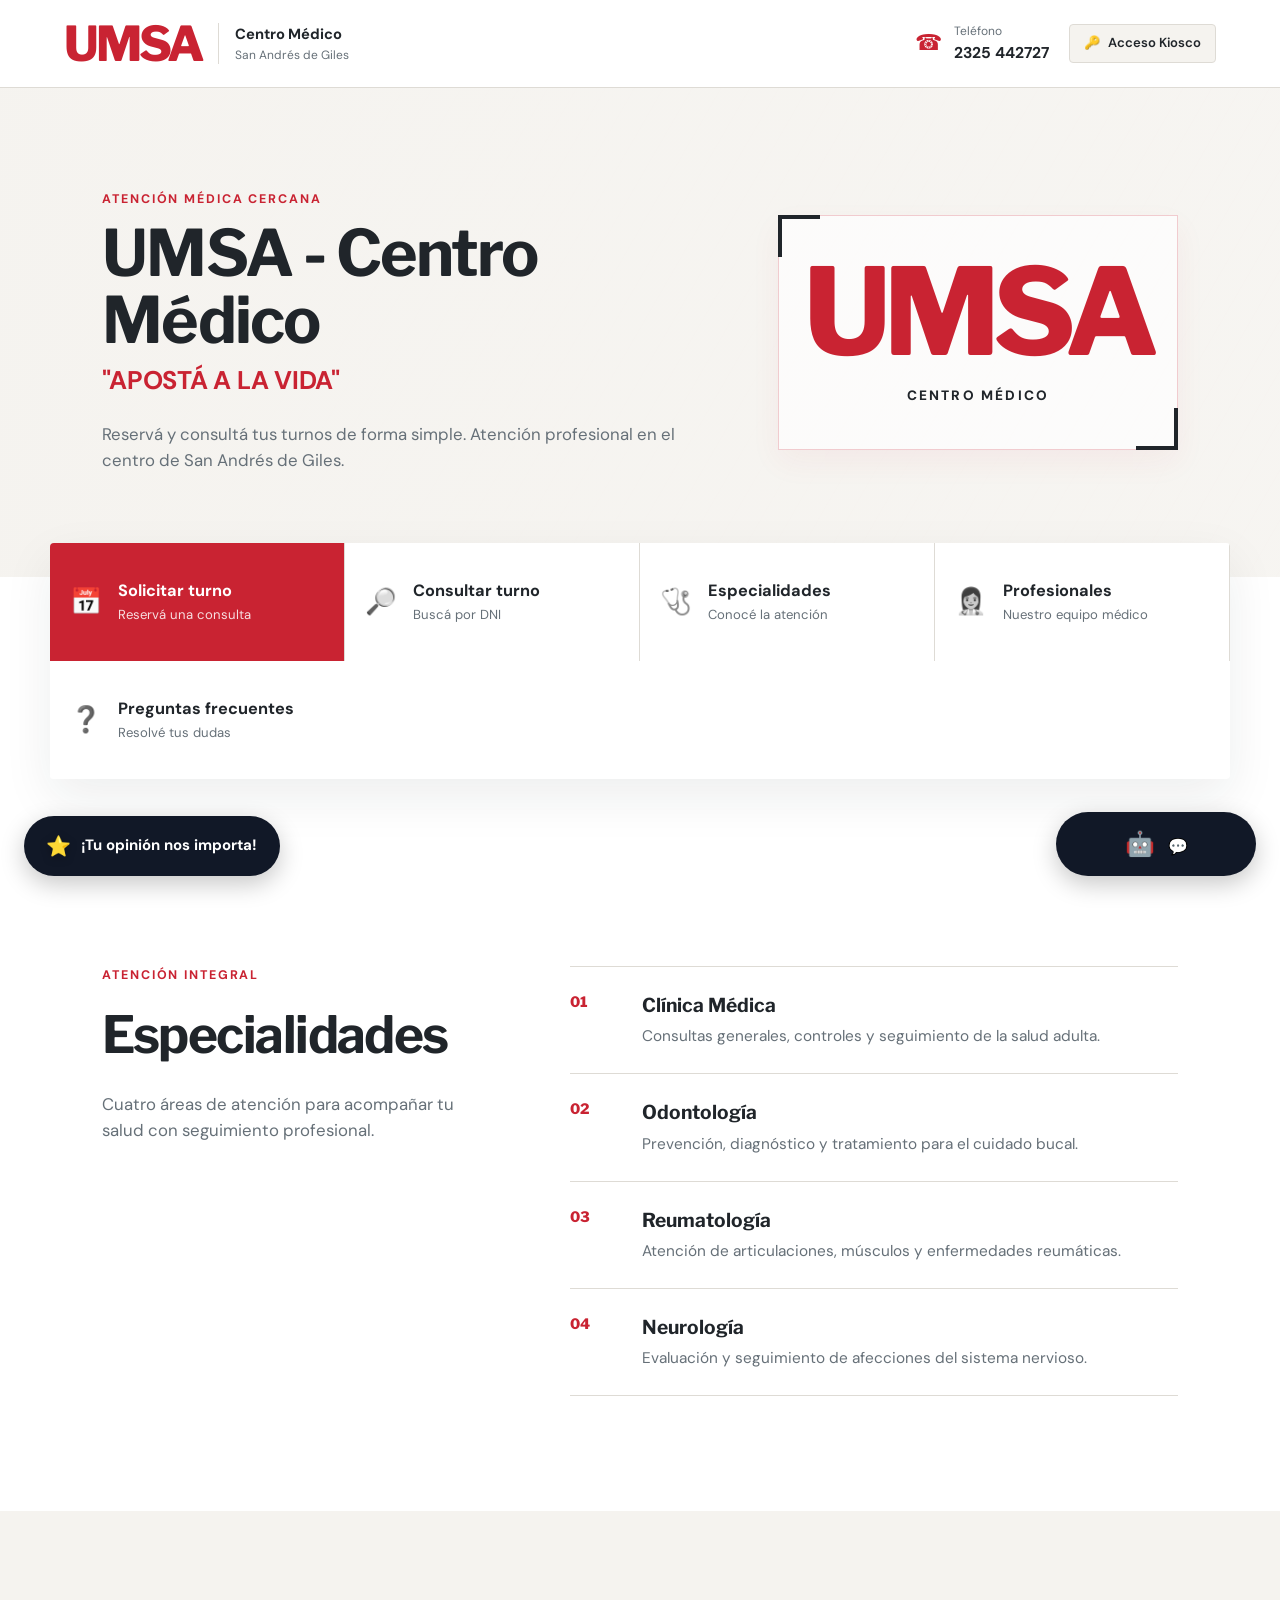
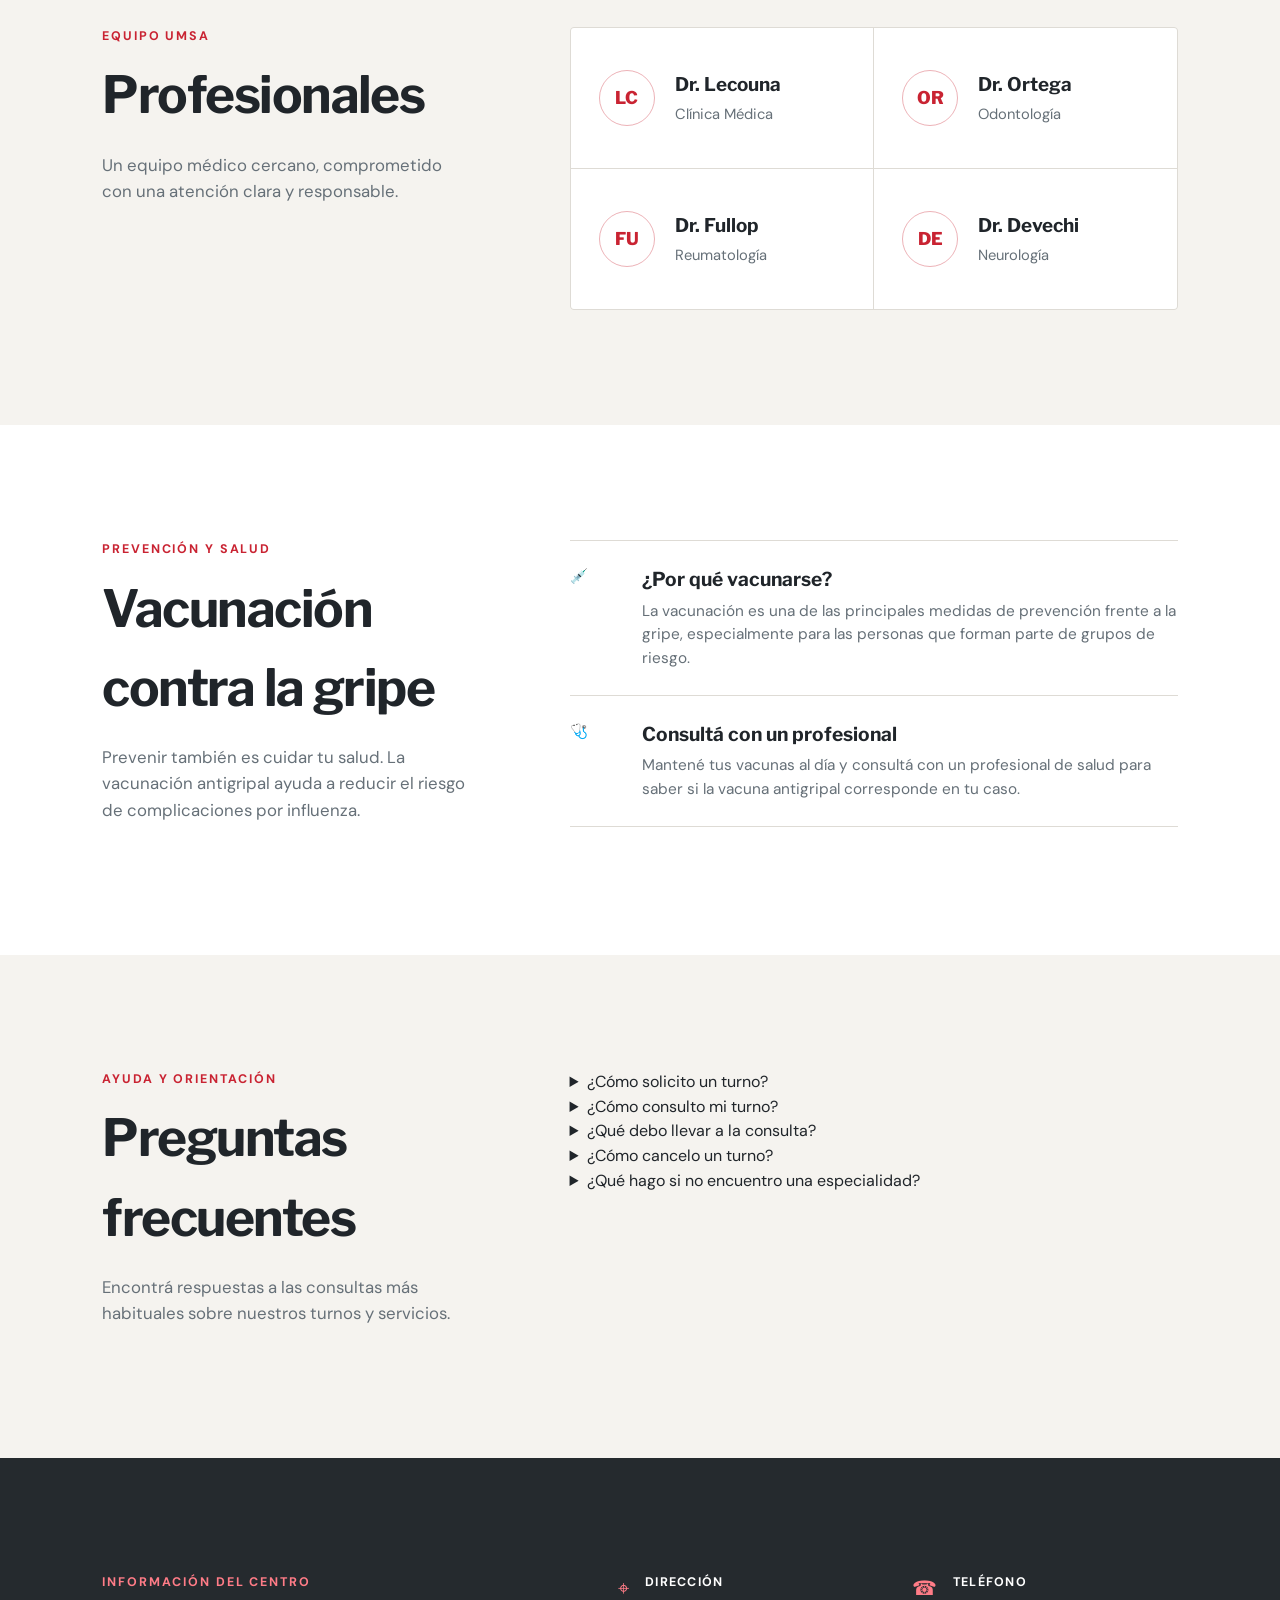
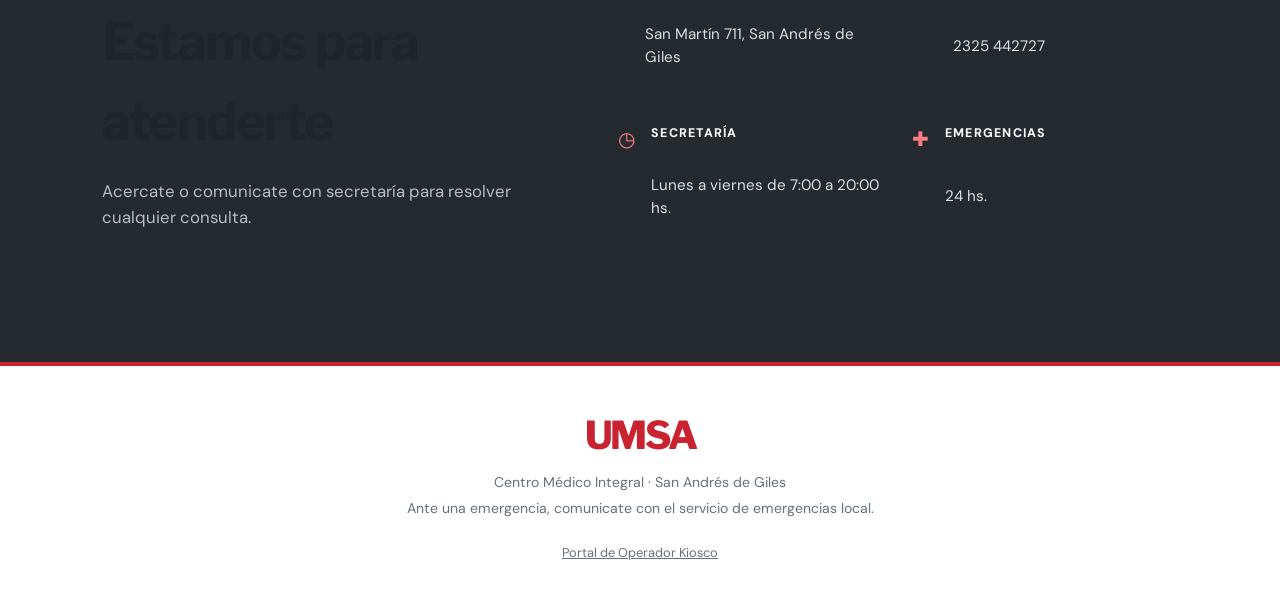
<file: index.html>
<!doctype html>
<html lang="es">
  <head>
    <meta charset="UTF-8" />
    <meta name="viewport" content="width=device-width, initial-scale=1.0" />
    <meta
      name="description"
      content="UMSA Centro Médico - Apostá a la vida. San Andrés de Giles. Solicitud y consulta de turnos médicos."
    />
    <title>UMSA - Centro Médico | Apostá a la vida</title>
    <link rel="icon" type="image/svg+xml" href="assets/favicon.svg" />
    <link rel="preconnect" href="https://fonts.googleapis.com" />
    <link rel="preconnect" href="https://fonts.gstatic.com" crossorigin />
    <link
      href="https://fonts.googleapis.com/css2?family=DM+Sans:wght@400;500;600;700&family=Libre+Franklin:wght@700;800;900&display=swap"
      rel="stylesheet"
    />
    <link rel="stylesheet" href="styles.css" />
    <link rel="stylesheet" href="opiniones.css" />
    <script src="app.js" defer></script>
    <script src="opiniones.js" defer></script>
  </head>
  <body>
    <a class="skip-link" href="#contenido">Ir al contenido</a>

    <header class="site-header">
      <a class="brand" href="#inicio" aria-label="UMSA, ir al inicio">
        <span class="brand-mark" aria-hidden="true">UMSA</span>
        <span class="brand-copy">
          <strong>Centro Médico</strong>
          <small>San Andrés de Giles</small>
        </span>
      </a>
      <div class="header-right">
        <a class="header-phone" href="tel:+542325442727" aria-label="Llamar al teléfono 2325 442727">
          <span aria-hidden="true">☎</span>
          <span><small>Teléfono</small><strong>2325 442727</strong></span>
        </a>
        <button type="button" class="kiosk-nav-btn" id="btn-kiosk-trigger" onclick="window.location.href='kiosco.html'" aria-label="Acceso Kiosco de atención">
          <span aria-hidden="true">🔑</span>
          <span>Acceso Kiosco</span>
        </button>
      </div>
    </header>

    <main id="contenido">
      <!-- HERO PRINCIPAL -->
      <section class="hero" id="inicio">
        <div class="hero-copy">
          <p class="eyebrow">ATENCIÓN MÉDICA CERCANA</p>
          <h1>UMSA - Centro Médico</h1>
          <p class="hero-subtitle">"APOSTÁ A LA VIDA"</p>
          <p class="hero-description">
            Reservá y consultá tus turnos de forma simple. Atención profesional en el centro de San Andrés de Giles.
          </p>
        </div>
        <div class="hero-logo" aria-label="Logo UMSA Centro Médico">
          <span>UMSA</span>
          <small>CENTRO MÉDICO</small>
        </div>
      </section>

      <!-- MENÚ DE ACCIONES PRINCIPALES -->
      <nav class="action-grid" aria-label="Acciones principales">
        <button class="action-button action-primary" type="button" data-panel="turno-panel">
          <span class="action-icon" aria-hidden="true">📅</span>
          <span><strong>Solicitar turno</strong><small>Reservá una consulta</small></span>
        </button>
        <button class="action-button" type="button" data-panel="consulta-panel">
          <span class="action-icon" aria-hidden="true">🔎</span>
          <span><strong>Consultar turno</strong><small>Buscá por DNI</small></span>
        </button>
        <button class="action-button" type="button" data-scroll="especialidades">
          <span class="action-icon" aria-hidden="true">🩺</span>
          <span><strong>Especialidades</strong><small>Conocé la atención</small></span>
        </button>
        <button class="action-button" type="button" data-scroll="profesionales">
          <span class="action-icon" aria-hidden="true">👩‍⚕️</span>
          <span><strong>Profesionales</strong><small>Nuestro equipo médico</small></span>
        </button>
        <button class="action-button" type="button" data-scroll="faq">
          <span class="action-icon" aria-hidden="true">❓</span>
          <span><strong>Preguntas frecuentes</strong><small>Resolvé tus dudas</small></span>
        </button>
      </nav>

      <!-- ÁREA INTERACTIVA (PANELES DINÁMICOS) -->
      <section class="interactive-area" aria-live="polite">
        <!-- PANEL DE SOLICITUD DE TURNO -->
        <div class="panel" id="turno-panel" hidden>
          <div class="panel-heading">
            <div>
              <p class="eyebrow">RESERVA ONLINE</p>
              <h2>Solicitar turno</h2>
            </div>
            <button class="close-panel" type="button" aria-label="Cerrar formulario" data-close-panel>×</button>
          </div>

          <form id="turno-form" novalidate>
            <div class="form-grid">
              <label class="field field-wide" for="turno-nombre">
                <span>Nombre y apellido</span>
                <input
                  type="text"
                  name="nombre"
                  id="turno-nombre"
                  autocomplete="name"
                  required
                  minlength="3"
                  placeholder="Ej.: Ana García"
                />
              </label>
              <label class="field" for="turno-dni">
                <span>DNI</span>
                <input
                  type="text"
                  name="dni"
                  id="turno-dni"
                  inputmode="numeric"
                  autocomplete="off"
                  required
                  pattern="[0-9]{7,8}"
                  placeholder="Sin puntos"
                />
              </label>
              <label class="field" for="turno-telefono">
                <span>Teléfono</span>
                <input
                  type="tel"
                  name="telefono"
                  id="turno-telefono"
                  autocomplete="tel"
                  required
                  placeholder="Ej.: 2325 400000"
                />
              </label>
              <label class="field" for="especialidad">
                <span>Especialidad</span>
                <select name="especialidad" id="especialidad" required>
                  <option value="">Seleccionar</option>
                  <option value="Clínica Médica">Clínica Médica</option>
                  <option value="Odontología">Odontología</option>
                  <option value="Reumatología">Reumatología</option>
                  <option value="Neurología">Neurología</option>
                </select>
              </label>
              <label class="field" for="profesional">
                <span>Profesional</span>
                <input
                  type="text"
                  name="profesional"
                  id="profesional"
                  required
                  readonly
                  placeholder="Se completa automáticamente"
                />
              </label>
              <label class="field" for="fecha">
                <span>Fecha</span>
                <input type="date" name="fecha" id="fecha" required />
              </label>
              <label class="field" for="hora">
                <span>Horario</span>
                <select name="hora" id="hora" required>
                  <option value="">Seleccionar</option>
                  <option value="08:00">08:00</option>
                  <option value="09:00">09:00</option>
                  <option value="10:00">10:00</option>
                  <option value="11:00">11:00</option>
                  <option value="14:00">14:00</option>
                  <option value="15:00">15:00</option>
                  <option value="16:00">16:00</option>
                  <option value="17:00">17:00</option>
                  <option value="18:00">18:00</option>
                  <option value="19:00">19:00</option>
                </select>
              </label>
            </div>
            <p class="form-note">Todos los campos son obligatorios.</p>
            <div id="turno-error" class="form-message error-message" role="alert" hidden></div>
            <button class="submit-button" type="submit" id="btn-confirmar-turno">CONFIRMAR TURNO</button>
          </form>
        </div>

        <!-- PANEL DE CONSULTA DE TURNO -->
        <div class="panel" id="consulta-panel" hidden>
          <div class="panel-heading">
            <div>
              <p class="eyebrow">ESTADO DEL TURNO</p>
              <h2>Consultar turno</h2>
            </div>
            <button class="close-panel" type="button" aria-label="Cerrar consulta" data-close-panel>×</button>
          </div>
          <form id="consulta-form" class="search-form" novalidate>
            <label class="field" for="consulta-dni">
              <span>DNI del paciente</span>
              <input
                type="text"
                name="dni"
                id="consulta-dni"
                inputmode="numeric"
                required
                pattern="[0-9]{7,8}"
                placeholder="Ingresá el DNI sin puntos"
              />
            </label>
            <button class="submit-button" type="submit" id="btn-buscar-turno">BUSCAR TURNO</button>
          </form>
          <div id="consulta-error" class="form-message error-message" role="alert" hidden></div>
          <div id="consulta-resultado" class="result-area" aria-live="polite"></div>
        </div>

        <!-- CONFIRMACIÓN DE TURNO -->
        <div id="confirmacion" class="confirmation" hidden tabindex="-1">
          <div class="confirmation-icon" aria-hidden="true">✓</div>
          <div>
            <p class="eyebrow">ESTADO DEL TURNO</p>
            <h2>Turno solicitado correctamente</h2>
            <p>Recibimos la solicitud. La secretaría podrá comunicarse para validar la disponibilidad.</p>
            <dl id="confirmacion-detalle" class="appointment-detail"></dl>
            <button class="text-button" type="button" data-new-appointment>Solicitar otro turno</button>
          </div>
        </div>

        <!-- MODAL DE INICIO DE SESIÓN KIOSCO -->
        <div class="panel" id="kiosk-login-panel" hidden>
          <div class="panel-heading">
            <div>
              <p class="eyebrow">AUTENTICACIÓN DE OPERADOR</p>
              <h2>Acceso Kiosco</h2>
            </div>
            <button class="close-panel" type="button" aria-label="Cerrar login" data-close-panel>×</button>
          </div>
          <p class="panel-description">
            Ingresá las credenciales asignadas para acceder al panel protegido de recepción de pacientes.
          </p>
          <form id="kiosk-login-form" class="kiosk-login-form" novalidate>
            <label class="field" for="kiosk-email">
              <span>Correo electrónico</span>
              <input
                type="email"
                name="email"
                id="kiosk-email"
                autocomplete="username"
                required
                placeholder="usuario@umsa.com"
              />
            </label>
            <label class="field" for="kiosk-password">
              <span>Contraseña</span>
              <input
                type="password"
                name="password"
                id="kiosk-password"
                autocomplete="current-password"
                required
                placeholder="••••••••"
              />
            </label>
            <div id="kiosk-login-error" class="form-message error-message" role="alert" hidden></div>
            <button class="submit-button" type="submit" id="btn-login-submit">INICIAR SESIÓN</button>
          </form>
        </div>

        <!-- PANEL PRIVADO DE KIOSCO (PROTEGIDO) -->
        <div class="panel kiosk-private-panel" id="kiosk-private-panel" hidden>
          <div class="kiosk-header-bar">
            <div class="kiosk-user-info">
              <span class="kiosk-user-icon" aria-hidden="true">👤</span>
              <div>
                <strong id="kiosk-user-email">operador@kiosco</strong>
                <span class="badge-role">ROL: KIOSCO</span>
              </div>
            </div>
            <div class="kiosk-actions-bar">
              <button class="logout-button" type="button" id="btn-kiosk-logout">Cerrar sesión</button>
              <button class="close-panel" type="button" aria-label="Ocultar panel" data-close-panel>×</button>
            </div>
          </div>

          <div class="kiosk-body">
            <div class="kiosk-section-heading">
              <p class="eyebrow">TERMINAL DE ATENCIÓN</p>
              <h2>Panel Privado Kiosco</h2>
              <p class="hero-description">
                Validación de recepción de pacientes y actualización de estado en tiempo real.
              </p>
            </div>

            <div class="kiosk-grid">
              <!-- Herramienta 1: Búsqueda y Validación rápida de paciente en sala -->
              <div class="kiosk-card">
                <h3>🔎 Búsqueda y Registro en Sala</h3>
                <p>Ingresá el DNI del paciente para consultar su turno y registrar su llegada.</p>
                <form id="kiosk-lookup-form" class="kiosk-quick-form" novalidate>
                  <div class="kiosk-inline-input">
                    <input
                      type="text"
                      name="dni"
                      id="kiosk-search-dni"
                      inputmode="numeric"
                      required
                      pattern="[0-9]{7,8}"
                      placeholder="DNI del paciente (sin puntos)"
                    />
                    <button class="submit-button" type="submit" id="btn-kiosk-search">Consultar</button>
                  </div>
                </form>
                <div id="kiosk-search-error" class="form-message error-message" role="alert" hidden></div>
                <div id="kiosk-search-result" class="kiosk-search-result" aria-live="polite"></div>
              </div>

              <!-- Herramienta 2: Crear nuevo turno inmediato en modo Kiosco -->
              <div class="kiosk-card">
                <h3>📅 Asignar Turno Inmediato</h3>
                <p>Asigná un turno para un paciente que se presenta presencialmente en el centro.</p>
                <button class="action-button action-primary kiosk-open-turno-btn" type="button" id="btn-kiosk-crear-turno">
                  <span class="action-icon" aria-hidden="true">➕</span>
                  <span><strong>Nuevo Turno Kiosco</strong><small>Abrir formulario de turno</small></span>
                </button>
              </div>
            </div>
          </div>
        </div>
      </section>

      <!-- SECCIÓN ESPECIALIDADES -->
      <section class="content-section" id="especialidades">
        <div class="section-intro">
          <p class="eyebrow">ATENCIÓN INTEGRAL</p>
          <h2>Especialidades</h2>
          <p>Cuatro áreas de atención para acompañar tu salud con seguimiento profesional.</p>
        </div>
        <div class="simple-list">
          <article>
            <span>01</span>
            <div>
              <h3>Clínica Médica</h3>
              <p>Consultas generales, controles y seguimiento de la salud adulta.</p>
            </div>
          </article>
          <article>
            <span>02</span>
            <div>
              <h3>Odontología</h3>
              <p>Prevención, diagnóstico y tratamiento para el cuidado bucal.</p>
            </div>
          </article>
          <article>
            <span>03</span>
            <div>
              <h3>Reumatología</h3>
              <p>Atención de articulaciones, músculos y enfermedades reumáticas.</p>
            </div>
          </article>
          <article>
            <span>04</span>
            <div>
              <h3>Neurología</h3>
              <p>Evaluación y seguimiento de afecciones del sistema nervioso.</p>
            </div>
          </article>
        </div>
      </section>

      <!-- SECCIÓN PROFESIONALES -->
      <section class="content-section muted-section" id="profesionales">
        <div class="section-intro">
          <p class="eyebrow">EQUIPO UMSA</p>
          <h2>Profesionales</h2>
          <p>Un equipo médico cercano, comprometido con una atención clara y responsable.</p>
        </div>
        <div class="professionals-list">
          <article>
            <div class="initials" aria-hidden="true">LC</div>
            <div>
              <h3>Dr. Lecouna</h3>
              <p>Clínica Médica</p>
            </div>
          </article>
          <article>
            <div class="initials" aria-hidden="true">OR</div>
            <div>
              <h3>Dr. Ortega</h3>
              <p>Odontología</p>
            </div>
          </article>
          <article>
            <div class="initials" aria-hidden="true">FU</div>
            <div>
              <h3>Dr. Fullop</h3>
              <p>Reumatología</p>
            </div>
          </article>
          <article>
            <div class="initials" aria-hidden="true">DE</div>
            <div>
              <h3>Dr. Devechi</h3>
              <p>Neurología</p>
            </div>
          </article>
        </div>
      </section>
      <!-- SECCIÓN VACUNACIÓN -->
      <section class="content-section" id="vacunacion">
        <div class="section-intro">
          <p class="eyebrow">PREVENCIÓN Y SALUD</p>
          <h2>Vacunación contra la gripe</h2>
          <p>
            Prevenir también es cuidar tu salud. La vacunación antigripal
            ayuda a reducir el riesgo de complicaciones por influenza.
          </p>
        </div>

        <div class="simple-list">
          <article>
            <span>💉</span>
            <div>
              <h3>¿Por qué vacunarse?</h3>
              <p>
                La vacunación es una de las principales medidas de prevención
                frente a la gripe, especialmente para las personas que forman
                parte de grupos de riesgo.
              </p>
            </div>
          </article>

          <article>
            <span>🩺</span>
            <div>
              <h3>Consultá con un profesional</h3>
              <p>
                Mantené tus vacunas al día y consultá con un profesional de
                salud para saber si la vacuna antigripal corresponde en tu caso.
              </p>
            </div>
          </article>
        </div>
      </section>
      <!-- SECCIÓN PREGUNTAS FRECUENTES -->
      <section class="content-section muted-section" id="faq">
        <div class="section-intro">
          <p class="eyebrow">AYUDA Y ORIENTACIÓN</p>
          <h2>Preguntas frecuentes</h2>
          <p>Encontrá respuestas a las consultas más habituales sobre nuestros turnos y servicios.</p>
        </div>

        <div class="faq-list">
          <details>
            <summary>¿Cómo solicito un turno?</summary>
            <p>
              Ingresá en "Solicitar turno", completá tus datos, elegí la especialidad,
              el profesional, la fecha y el horario disponible. Luego confirmá la solicitud.
            </p>
          </details>

          <details>
            <summary>¿Cómo consulto mi turno?</summary>
            <p>
              Seleccioná "Consultar turno" e ingresá tu DNI para consultar la información
              registrada de tu turno.
            </p>
          </details>

          <details>
            <summary>¿Qué debo llevar a la consulta?</summary>
            <p>
              Se recomienda llevar tu DNI y, si corresponde, estudios médicos o documentación
              relacionada con la consulta.
            </p>
          </details>

          <details>
            <summary>¿Cómo cancelo un turno?</summary>
            <p>
              Para cancelar un turno, comunicate con la secretaría del Centro Médico
              al teléfono 2325 442727.
            </p>
          </details>

          <details>
            <summary>¿Qué hago si no encuentro una especialidad?</summary>
            <p>
              Si la especialidad que buscás no aparece entre las disponibles, comunicate
              con secretaría para consultar sobre otras opciones de atención.
            </p>
          </details>
        </div>
      </section>
      <!-- CHATBOT UMSA -->
      <div class="chatbot">
        <button class="chatbot-toggle" type="button" id="chatbot-toggle" aria-label="Abrir asistente UMSA">
          💬
        </button>

        <div class="chatbot-window" id="chatbot-window" hidden>
          <div class="chatbot-header">
            <div>
              <strong>Asistente UMSA</strong>
              <small>Atención y orientación</small>
            </div>
            <button type="button" id="chatbot-close" aria-label="Cerrar chatbot">×</button>
          </div>

          <div class="chatbot-messages" id="chatbot-messages">
            <div class="chatbot-message bot">
              👋 Hola, soy el asistente de UMSA. ¿En qué puedo ayudarte?
            </div>

            <div class="chatbot-options">
              <button type="button" data-chat-option="turno">📅 Solicitar un turno</button>
              <button type="button" data-chat-option="consulta">🔎 Consultar un turno</button>
              <button type="button" data-chat-option="especialidades">🩺 Especialidades</button>
              <button type="button" data-chat-option="profesionales">👩‍⚕️ Profesionales</button>
              <button type="button" data-chat-option="faq">❓ Preguntas frecuentes</button>
              <button type="button" data-chat-option="contacto">📍 Contacto</button>
              <button type="button" data-chat-option="nosotros">🏥 Quiénes somos</button>
            </div>
          </div>
        </div>
      </div>
      <!-- SECCIÓN CONTACTO -->
      <section class="contact-section" id="contacto">
        <div>
          <p class="eyebrow">INFORMACIÓN DEL CENTRO</p>
          <h2>Estamos para atenderte</h2>
          <p>Acercate o comunicate con secretaría para resolver cualquier consulta.</p>
        </div>
        <address class="contact-details">
          <p>
            <span aria-hidden="true">⌖</span>
            <span><strong>Dirección</strong>San Martín 711, San Andrés de Giles</span>
          </p>
          <p>
            <span aria-hidden="true">☎</span>
            <span><strong>Teléfono</strong><a href="tel:+542325442727">2325 442727</a></span>
          </p>
          <p>
            <span aria-hidden="true">◷</span>
            <span><strong>Secretaría</strong>Lunes a viernes de 7:00 a 20:00 hs.</span>
          </p>
          <p>
            <span aria-hidden="true">✚</span>
            <span><strong>Emergencias</strong>24 hs.</span>
          </p>
        </address>
      </section>
    </main>

    <!-- FOOTER -->
    <footer>
      <div class="footer-logo">UMSA</div>
      <p>Centro Médico Integral · San Andrés de Giles</p>
      <p>Ante una emergencia, comunicate con el servicio de emergencias local.</p>
      <div class="footer-bottom-links">
        <button type="button" class="footer-kiosk-link" id="btn-footer-kiosk" onclick="window.location.href='kiosco.html'">Portal de Operador Kiosco</button>
      </div>
    </footer>

    <!-- WIDGET FLOTANTE: ¡TU OPINIÓN NOS IMPORTA! -->
    <div class="opiniones-widget" id="opiniones-widget">
      <button
        type="button"
        class="opiniones-toggle"
        id="opiniones-toggle"
        aria-expanded="false"
        aria-controls="opiniones-window"
        aria-label="Abrir formulario de opiniones"
      >
        <span class="opiniones-icon" aria-hidden="true">⭐</span>
        <span>¡Tu opinión nos importa!</span>
      </button>

      <div class="opiniones-window" id="opiniones-window" hidden>
        <div class="opiniones-header">
          <div class="opiniones-header-text">
            <strong>¡Tu opinión nos importa!</strong>
            <small>Queremos conocer tu experiencia</small>
          </div>
          <button
            type="button"
            class="opiniones-close"
            id="opiniones-close"
            aria-label="Cerrar ventana de opinión"
          >
            ×
          </button>
        </div>

        <div class="opiniones-body">
          <form class="opiniones-form" id="opiniones-form" novalidate>
            <label class="opiniones-field" for="opinion-nombre">
              <span class="field-label">Nombre y apellido<abbr title="Obligatorio">*</abbr></span>
              <input
                type="text"
                id="opinion-nombre"
                name="nombre"
                required
                placeholder="Ingresá tu nombre"
                autocomplete="name"
              />
            </label>

            <div class="opiniones-field">
              <span class="field-label">Clasificación<abbr title="Obligatorio">*</abbr></span>
              <div class="rating-container">
                <div
                  class="rating-stars"
                  id="rating-stars"
                  role="radiogroup"
                  aria-label="Calificación de 1 a 5 estrellas"
                >
                  <button type="button" class="star-btn" data-value="1" aria-label="1 estrella" role="radio" aria-checked="false">★</button>
                  <button type="button" class="star-btn" data-value="2" aria-label="2 estrellas" role="radio" aria-checked="false">★</button>
                  <button type="button" class="star-btn" data-value="3" aria-label="3 estrellas" role="radio" aria-checked="false">★</button>
                  <button type="button" class="star-btn" data-value="4" aria-label="4 estrellas" role="radio" aria-checked="false">★</button>
                  <button type="button" class="star-btn" data-value="5" aria-label="5 estrellas" role="radio" aria-checked="false">★</button>
                </div>
                <input type="hidden" name="clasificacion" id="opinion-clasificacion" value="" required />
                <span class="rating-hint" id="rating-hint">Tocá las estrellas para calificar</span>
              </div>
            </div>

            <label class="opiniones-field" for="opinion-comentario">
              <span class="field-label">Comentario<abbr title="Obligatorio">*</abbr></span>
              <textarea
                id="opinion-comentario"
                name="comentario"
                rows="4"
                required
                placeholder="Contanos tu experiencia..."
              ></textarea>
            </label>

            <div class="opiniones-error" id="opiniones-error" role="alert" hidden></div>

            <button type="submit" class="opiniones-submit-btn" id="btn-enviar-opinion">
              ENVIAR OPINIÓN
            </button>
          </form>

          <div class="opiniones-success" id="opiniones-success" hidden>
            <div class="opiniones-success-icon" aria-hidden="true">✓</div>
            <h3>¡Gracias por tu opinión!</h3>
            <p>Tus comentarios nos ayudan a seguir mejorando la atención médica en UMSA.</p>
            <button type="button" class="opiniones-reset-btn" id="btn-nueva-opinion">
              Dejar otro comentario
            </button>
          </div>
        </div>
      </div>
    </div>
  </body>
</html>
</file>
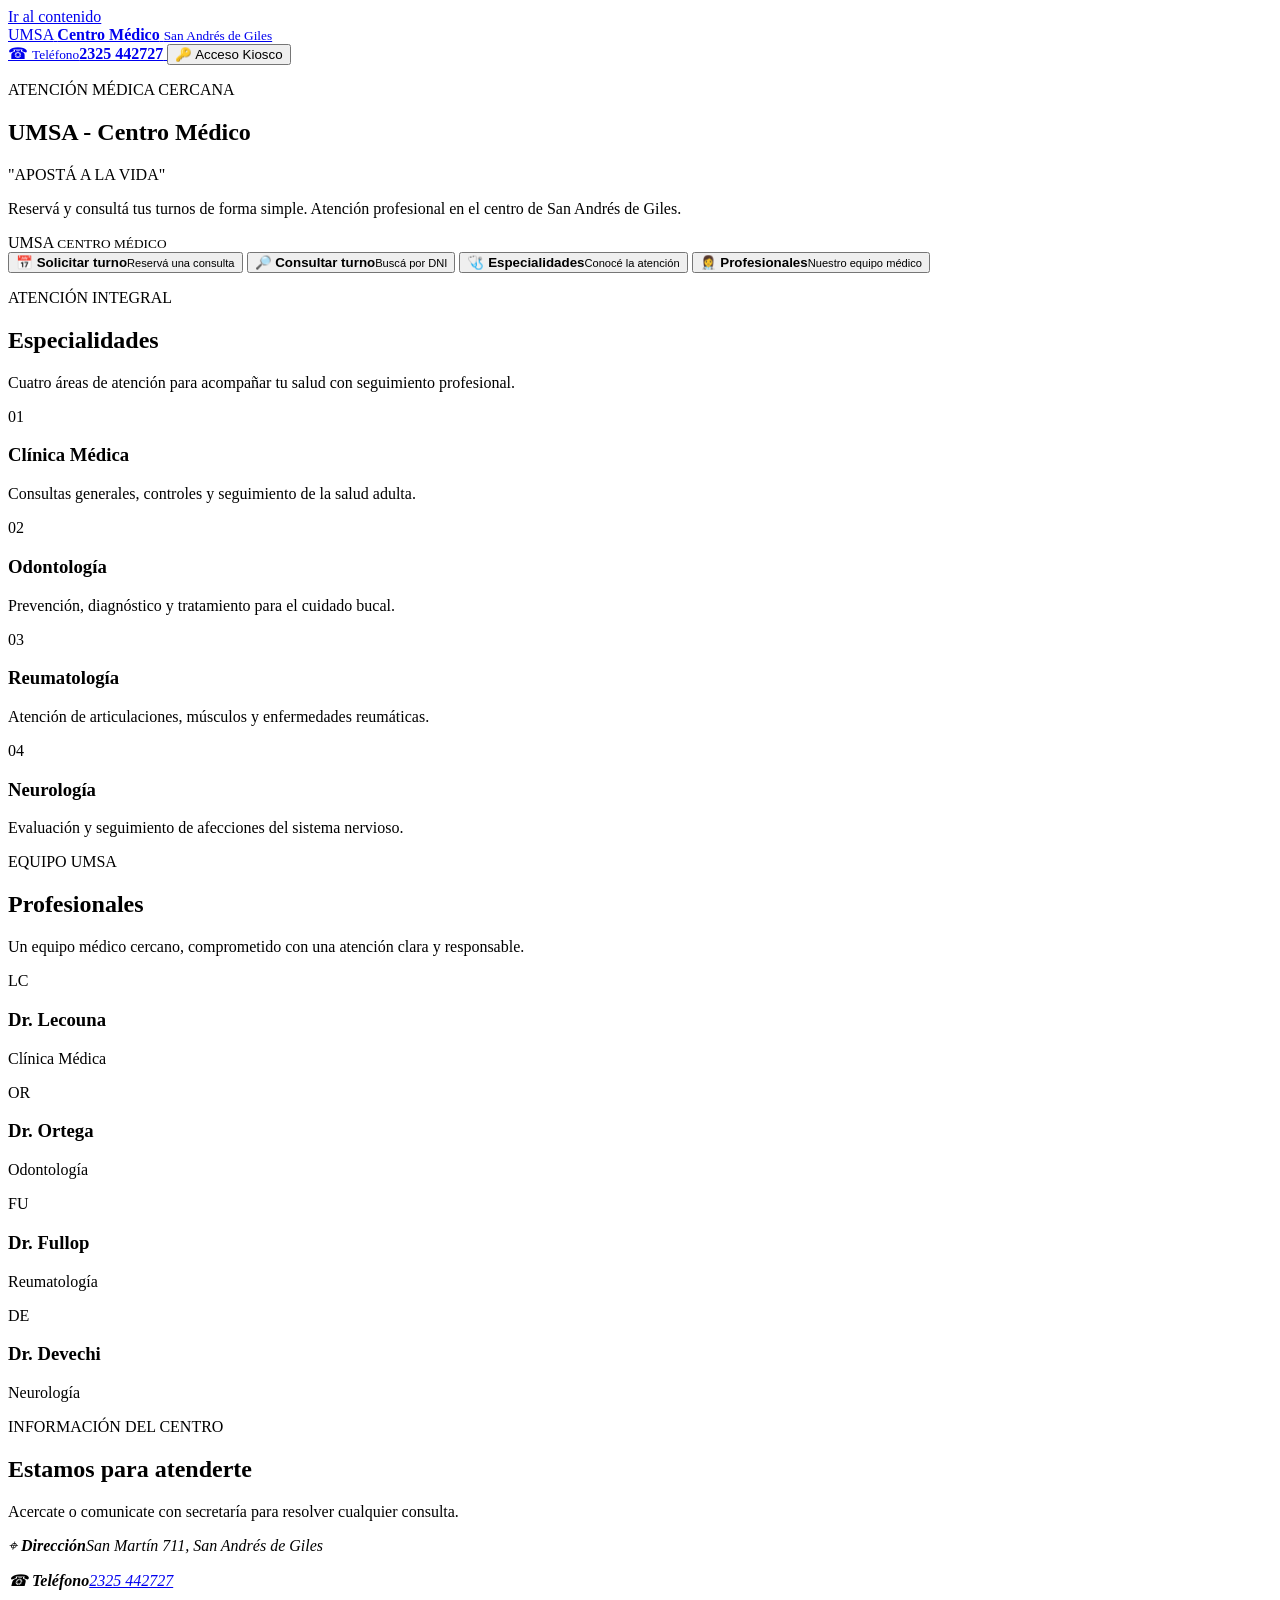
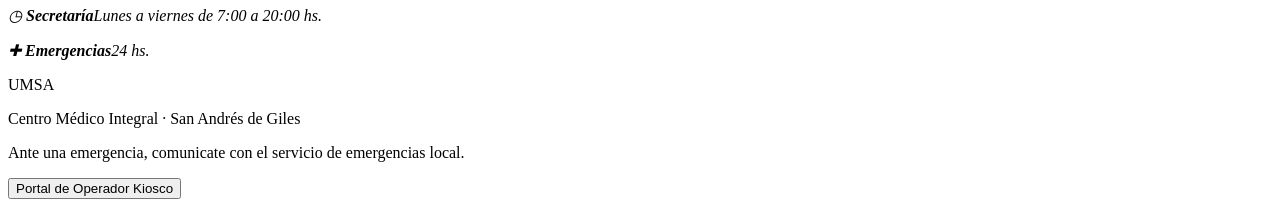
<file: apps-script/index.html>
<!doctype html>
<html lang="es">
  <head>
    <meta charset="UTF-8" />
    <meta name="viewport" content="width=device-width, initial-scale=1.0" />
    <meta
      name="description"
      content="UMSA Centro Médico - Apostá a la vida. San Andrés de Giles. Solicitud y consulta de turnos médicos."
    />
    <title>UMSA - Centro Médico | Apostá a la vida</title>
    <link rel="preconnect" href="https://fonts.googleapis.com" />
    <link rel="preconnect" href="https://fonts.gstatic.com" crossorigin />
    <link
      href="https://fonts.googleapis.com/css2?family=DM+Sans:wght@400;500;600;700&family=Libre+Franklin:wght@700;800;900&display=swap"
      rel="stylesheet"
    />
    <!-- Inclusión de Estilos CSS en Apps Script -->
    <?!= include('styles'); ?>
  </head>
  <body>
    <a class="skip-link" href="#contenido">Ir al contenido</a>

    <header class="site-header">
      <a class="brand" href="#inicio" aria-label="UMSA, ir al inicio">
        <span class="brand-mark" aria-hidden="true">UMSA</span>
        <span class="brand-copy">
          <strong>Centro Médico</strong>
          <small>San Andrés de Giles</small>
        </span>
      </a>
      <div class="header-right">
        <a class="header-phone" href="tel:+542325442727" aria-label="Llamar al teléfono 2325 442727">
          <span aria-hidden="true">☎</span>
          <span><small>Teléfono</small><strong>2325 442727</strong></span>
        </a>
        <button type="button" class="kiosk-nav-btn" id="btn-kiosk-trigger" aria-label="Acceso Kiosco de atención">
          <span aria-hidden="true">🔑</span>
          <span>Acceso Kiosco</span>
        </button>
      </div>
    </header>

    <main id="contenido">
      <!-- HERO PRINCIPAL -->
      <section class="hero" id="inicio">
        <div class="hero-copy">
          <p class="eyebrow">ATENCIÓN MÉDICA CERCANA</p>
          <h1>UMSA - Centro Médico</h1>
          <p class="hero-subtitle">"APOSTÁ A LA VIDA"</p>
          <p class="hero-description">
            Reservá y consultá tus turnos de forma simple. Atención profesional en el centro de San Andrés de Giles.
          </p>
        </div>
        <div class="hero-logo" aria-label="Logo UMSA Centro Médico">
          <span>UMSA</span>
          <small>CENTRO MÉDICO</small>
        </div>
      </section>

      <!-- MENÚ DE ACCIONES PRINCIPALES -->
      <nav class="action-grid" aria-label="Acciones principales">
        <button class="action-button action-primary" type="button" data-panel="turno-panel">
          <span class="action-icon" aria-hidden="true">📅</span>
          <span><strong>Solicitar turno</strong><small>Reservá una consulta</small></span>
        </button>
        <button class="action-button" type="button" data-panel="consulta-panel">
          <span class="action-icon" aria-hidden="true">🔎</span>
          <span><strong>Consultar turno</strong><small>Buscá por DNI</small></span>
        </button>
        <button class="action-button" type="button" data-scroll="especialidades">
          <span class="action-icon" aria-hidden="true">🩺</span>
          <span><strong>Especialidades</strong><small>Conocé la atención</small></span>
        </button>
        <button class="action-button" type="button" data-scroll="profesionales">
          <span class="action-icon" aria-hidden="true">👩‍⚕️</span>
          <span><strong>Profesionales</strong><small>Nuestro equipo médico</small></span>
        </button>
      </nav>

      <!-- ÁREA INTERACTIVA (PANELES DINÁMICOS) -->
      <section class="interactive-area" aria-live="polite">
        <!-- PANEL DE SOLICITUD DE TURNO -->
        <div class="panel" id="turno-panel" hidden>
          <div class="panel-heading">
            <div>
              <p class="eyebrow">RESERVA ONLINE</p>
              <h2>Solicitar turno</h2>
            </div>
            <button class="close-panel" type="button" aria-label="Cerrar formulario" data-close-panel>×</button>
          </div>

          <form id="turno-form" novalidate>
            <div class="form-grid">
              <label class="field field-wide" for="turno-nombre">
                <span>Nombre y apellido</span>
                <input
                  type="text"
                  name="nombre"
                  id="turno-nombre"
                  autocomplete="name"
                  required
                  minlength="3"
                  placeholder="Ej.: Ana García"
                />
              </label>
              <label class="field" for="turno-dni">
                <span>DNI</span>
                <input
                  type="text"
                  name="dni"
                  id="turno-dni"
                  inputmode="numeric"
                  autocomplete="off"
                  required
                  pattern="[0-9]{7,8}"
                  placeholder="Sin puntos"
                />
              </label>
              <label class="field" for="turno-telefono">
                <span>Teléfono</span>
                <input
                  type="tel"
                  name="telefono"
                  id="turno-telefono"
                  autocomplete="tel"
                  required
                  placeholder="Ej.: 2325 400000"
                />
              </label>
              <label class="field" for="especialidad">
                <span>Especialidad</span>
                <select name="especialidad" id="especialidad" required>
                  <option value="">Seleccionar</option>
                  <option value="Clínica Médica">Clínica Médica</option>
                  <option value="Odontología">Odontología</option>
                  <option value="Reumatología">Reumatología</option>
                  <option value="Neurología">Neurología</option>
                </select>
              </label>
              <label class="field" for="profesional">
                <span>Profesional</span>
                <input
                  type="text"
                  name="profesional"
                  id="profesional"
                  required
                  readonly
                  placeholder="Se completa automáticamente"
                />
              </label>
              <label class="field" for="fecha">
                <span>Fecha</span>
                <input type="date" name="fecha" id="fecha" required />
              </label>
              <label class="field" for="hora">
                <span>Horario</span>
                <select name="hora" id="hora" required>
                  <option value="">Seleccionar</option>
                  <option value="08:00">08:00</option>
                  <option value="09:00">09:00</option>
                  <option value="10:00">10:00</option>
                  <option value="11:00">11:00</option>
                  <option value="14:00">14:00</option>
                  <option value="15:00">15:00</option>
                  <option value="16:00">16:00</option>
                  <option value="17:00">17:00</option>
                  <option value="18:00">18:00</option>
                  <option value="19:00">19:00</option>
                </select>
              </label>
            </div>
            <p class="form-note">Todos los campos son obligatorios.</p>
            <div id="turno-error" class="form-message error-message" role="alert" hidden></div>
            <button class="submit-button" type="submit" id="btn-confirmar-turno">CONFIRMAR TURNO</button>
          </form>
        </div>

        <!-- PANEL DE CONSULTA DE TURNO -->
        <div class="panel" id="consulta-panel" hidden>
          <div class="panel-heading">
            <div>
              <p class="eyebrow">ESTADO DEL TURNO</p>
              <h2>Consultar turno</h2>
            </div>
            <button class="close-panel" type="button" aria-label="Cerrar consulta" data-close-panel>×</button>
          </div>
          <form id="consulta-form" class="search-form" novalidate>
            <label class="field" for="consulta-dni">
              <span>DNI del paciente</span>
              <input
                type="text"
                name="dni"
                id="consulta-dni"
                inputmode="numeric"
                required
                pattern="[0-9]{7,8}"
                placeholder="Ingresá el DNI sin puntos"
              />
            </label>
            <button class="submit-button" type="submit" id="btn-buscar-turno">BUSCAR TURNO</button>
          </form>
          <div id="consulta-error" class="form-message error-message" role="alert" hidden></div>
          <div id="consulta-resultado" class="result-area" aria-live="polite"></div>
        </div>

        <!-- CONFIRMACIÓN DE TURNO -->
        <div id="confirmacion" class="confirmation" hidden tabindex="-1">
          <div class="confirmation-icon" aria-hidden="true">✓</div>
          <div>
            <p class="eyebrow">ESTADO DEL TURNO</p>
            <h2>Turno solicitado correctamente</h2>
            <p>Recibimos la solicitud. La secretaría podrá comunicarse para validar la disponibilidad.</p>
            <dl id="confirmacion-detalle" class="appointment-detail"></dl>
            <button class="text-button" type="button" data-new-appointment>Solicitar otro turno</button>
          </div>
        </div>

        <!-- MODAL DE INICIO DE SESIÓN KIOSCO -->
        <div class="panel" id="kiosk-login-panel" hidden>
          <div class="panel-heading">
            <div>
              <p class="eyebrow">AUTENTICACIÓN DE OPERADOR</p>
              <h2>Acceso Kiosco</h2>
            </div>
            <button class="close-panel" type="button" aria-label="Cerrar login" data-close-panel>×</button>
          </div>
          <p class="panel-description">
            Ingresá las credenciales asignadas para acceder al panel protegido de recepción de pacientes.
          </p>
          <form id="kiosk-login-form" class="kiosk-login-form" novalidate>
            <label class="field" for="kiosk-email">
              <span>Correo electrónico</span>
              <input
                type="email"
                name="email"
                id="kiosk-email"
                autocomplete="username"
                required
                placeholder="usuario@umsa.com"
              />
            </label>
            <label class="field" for="kiosk-password">
              <span>Contraseña</span>
              <input
                type="password"
                name="password"
                id="kiosk-password"
                autocomplete="current-password"
                required
                placeholder="••••••••"
              />
            </label>
            <div id="kiosk-login-error" class="form-message error-message" role="alert" hidden></div>
            <button class="submit-button" type="submit" id="btn-login-submit">INICIAR SESIÓN</button>
          </form>
        </div>

        <!-- PANEL PRIVADO DE KIOSCO (PROTEGIDO) -->
        <div class="panel kiosk-private-panel" id="kiosk-private-panel" hidden>
          <div class="kiosk-header-bar">
            <div class="kiosk-user-info">
              <span class="kiosk-user-icon" aria-hidden="true">👤</span>
              <div>
                <strong id="kiosk-user-email">operador@kiosco</strong>
                <span class="badge-role">ROL: KIOSCO</span>
              </div>
            </div>
            <div class="kiosk-actions-bar">
              <button class="logout-button" type="button" id="btn-kiosk-logout">Cerrar sesión</button>
              <button class="close-panel" type="button" aria-label="Ocultar panel" data-close-panel>×</button>
            </div>
          </div>

          <div class="kiosk-body">
            <div class="kiosk-section-heading">
              <p class="eyebrow">TERMINAL DE ATENCIÓN</p>
              <h2>Panel Privado Kiosco</h2>
              <p class="hero-description">
                Validación de recepción de pacientes y actualización de estado en tiempo real.
              </p>
            </div>

            <div class="kiosk-grid">
              <div class="kiosk-card">
                <h3>🔎 Búsqueda y Registro en Sala</h3>
                <p>Ingresá el DNI del paciente para consultar su turno y registrar su llegada.</p>
                <form id="kiosk-lookup-form" class="kiosk-quick-form" novalidate>
                  <div class="kiosk-inline-input">
                    <input
                      type="text"
                      name="dni"
                      id="kiosk-search-dni"
                      inputmode="numeric"
                      required
                      pattern="[0-9]{7,8}"
                      placeholder="DNI del paciente (sin puntos)"
                    />
                    <button class="submit-button" type="submit" id="btn-kiosk-search">Consultar</button>
                  </div>
                </form>
                <div id="kiosk-search-error" class="form-message error-message" role="alert" hidden></div>
                <div id="kiosk-search-result" class="kiosk-search-result" aria-live="polite"></div>
              </div>

              <div class="kiosk-card">
                <h3>📅 Asignar Turno Inmediato</h3>
                <p>Asigná un turno para un paciente que se presenta presencialmente en el centro.</p>
                <button class="action-button action-primary kiosk-open-turno-btn" type="button" id="btn-kiosk-crear-turno">
                  <span class="action-icon" aria-hidden="true">➕</span>
                  <span><strong>Nuevo Turno Kiosco</strong><small>Abrir formulario de turno</small></span>
                </button>
              </div>
            </div>
          </div>
        </div>
      </section>

      <!-- SECCIÓN ESPECIALIDADES -->
      <section class="content-section" id="especialidades">
        <div class="section-intro">
          <p class="eyebrow">ATENCIÓN INTEGRAL</p>
          <h2>Especialidades</h2>
          <p>Cuatro áreas de atención para acompañar tu salud con seguimiento profesional.</p>
        </div>
        <div class="simple-list">
          <article>
            <span>01</span>
            <div>
              <h3>Clínica Médica</h3>
              <p>Consultas generales, controles y seguimiento de la salud adulta.</p>
            </div>
          </article>
          <article>
            <span>02</span>
            <div>
              <h3>Odontología</h3>
              <p>Prevención, diagnóstico y tratamiento para el cuidado bucal.</p>
            </div>
          </article>
          <article>
            <span>03</span>
            <div>
              <h3>Reumatología</h3>
              <p>Atención de articulaciones, músculos y enfermedades reumáticas.</p>
            </div>
          </article>
          <article>
            <span>04</span>
            <div>
              <h3>Neurología</h3>
              <p>Evaluación y seguimiento de afecciones del sistema nervioso.</p>
            </div>
          </article>
        </div>
      </section>

      <!-- SECCIÓN PROFESIONALES -->
      <section class="content-section muted-section" id="profesionales">
        <div class="section-intro">
          <p class="eyebrow">EQUIPO UMSA</p>
          <h2>Profesionales</h2>
          <p>Un equipo médico cercano, comprometido con una atención clara y responsable.</p>
        </div>
        <div class="professionals-list">
          <article>
            <div class="initials" aria-hidden="true">LC</div>
            <div>
              <h3>Dr. Lecouna</h3>
              <p>Clínica Médica</p>
            </div>
          </article>
          <article>
            <div class="initials" aria-hidden="true">OR</div>
            <div>
              <h3>Dr. Ortega</h3>
              <p>Odontología</p>
            </div>
          </article>
          <article>
            <div class="initials" aria-hidden="true">FU</div>
            <div>
              <h3>Dr. Fullop</h3>
              <p>Reumatología</p>
            </div>
          </article>
          <article>
            <div class="initials" aria-hidden="true">DE</div>
            <div>
              <h3>Dr. Devechi</h3>
              <p>Neurología</p>
            </div>
          </article>
        </div>
      </section>

      <!-- SECCIÓN CONTACTO -->
      <section class="contact-section" id="contacto">
        <div>
          <p class="eyebrow">INFORMACIÓN DEL CENTRO</p>
          <h2>Estamos para atenderte</h2>
          <p>Acercate o comunicate con secretaría para resolver cualquier consulta.</p>
        </div>
        <address class="contact-details">
          <p>
            <span aria-hidden="true">⌖</span>
            <span><strong>Dirección</strong>San Martín 711, San Andrés de Giles</span>
          </p>
          <p>
            <span aria-hidden="true">☎</span>
            <span><strong>Teléfono</strong><a href="tel:+542325442727">2325 442727</a></span>
          </p>
          <p>
            <span aria-hidden="true">◷</span>
            <span><strong>Secretaría</strong>Lunes a viernes de 7:00 a 20:00 hs.</span>
          </p>
          <p>
            <span aria-hidden="true">✚</span>
            <span><strong>Emergencias</strong>24 hs.</span>
          </p>
        </address>
      </section>
    </main>

    <!-- FOOTER -->
    <footer>
      <div class="footer-logo">UMSA</div>
      <p>Centro Médico Integral · San Andrés de Giles</p>
      <p>Ante una emergencia, comunicate con el servicio de emergencias local.</p>
      <div class="footer-bottom-links">
        <button type="button" class="footer-kiosk-link" id="btn-footer-kiosk">Portal de Operador Kiosco</button>
      </div>
    </footer>

    <!-- Inclusión de Script JS en Apps Script -->
    <?!= include('app'); ?>
  </body>
</html>
</file>
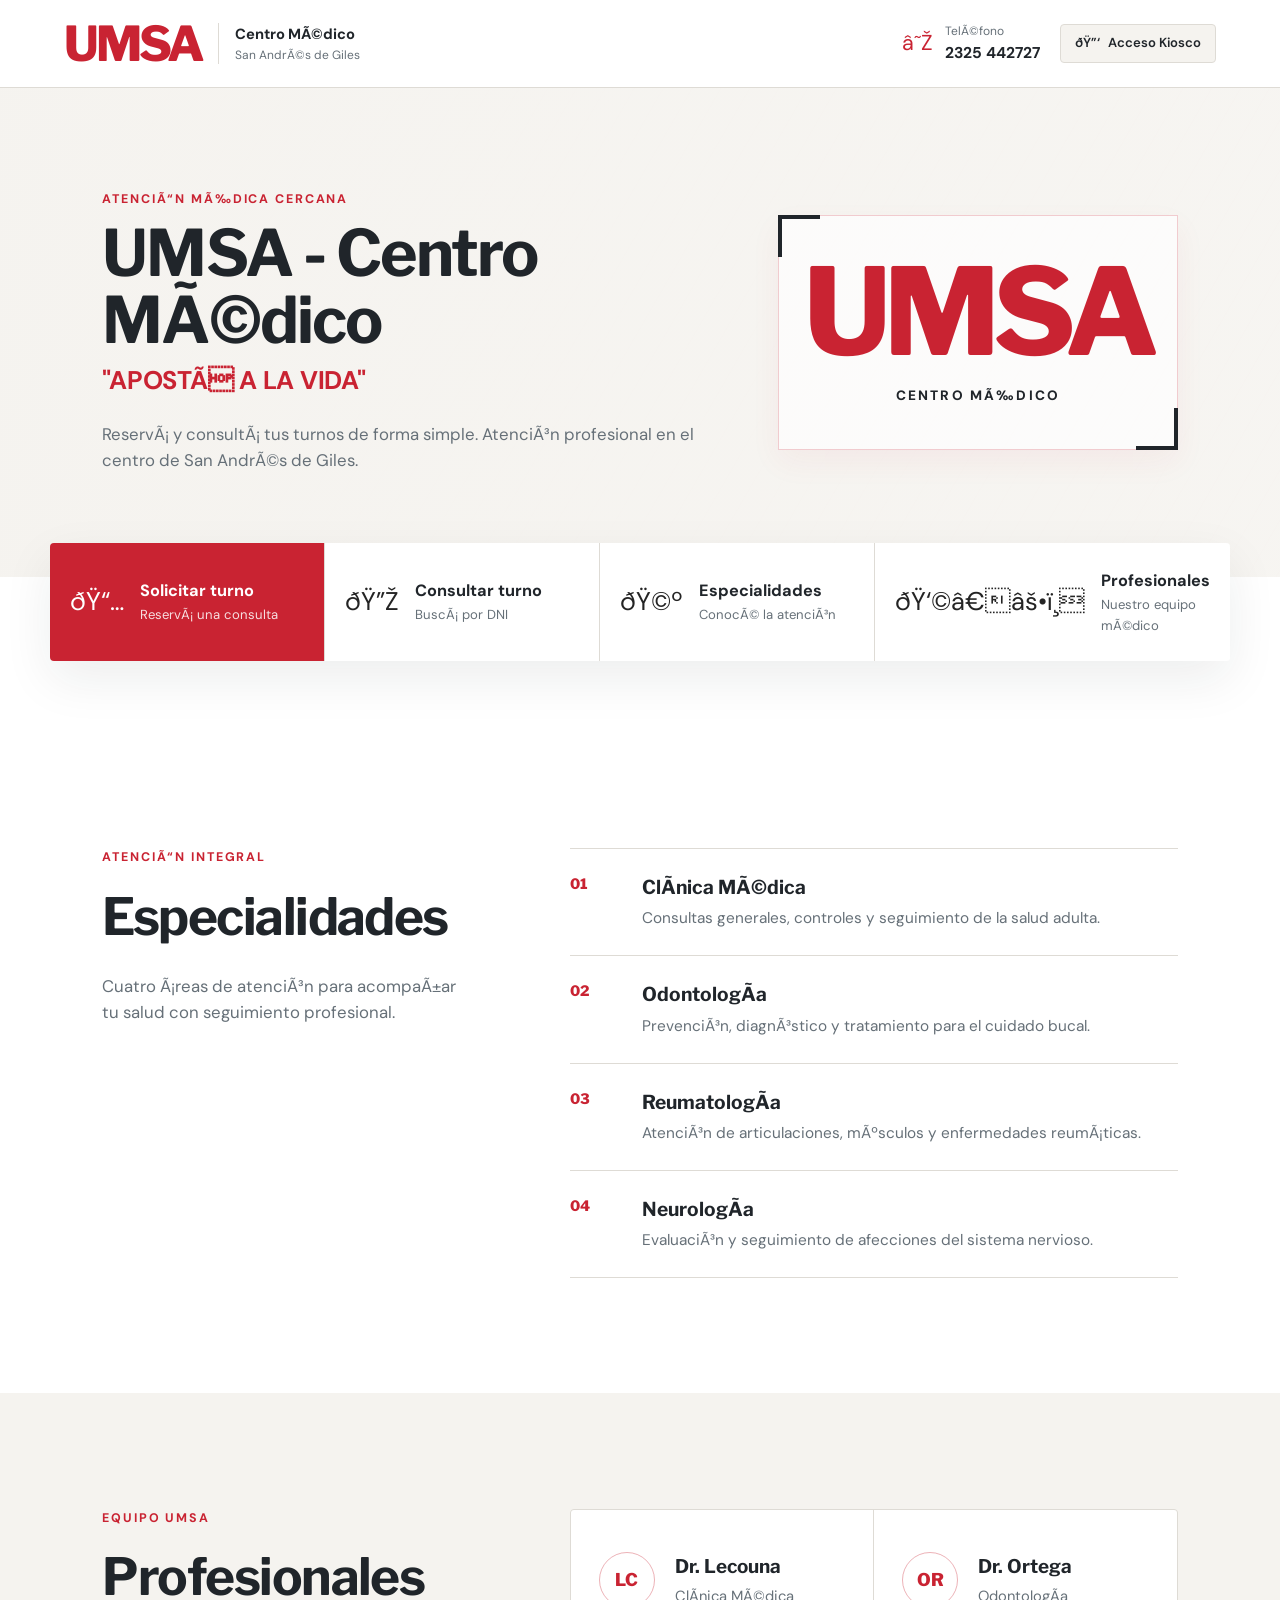
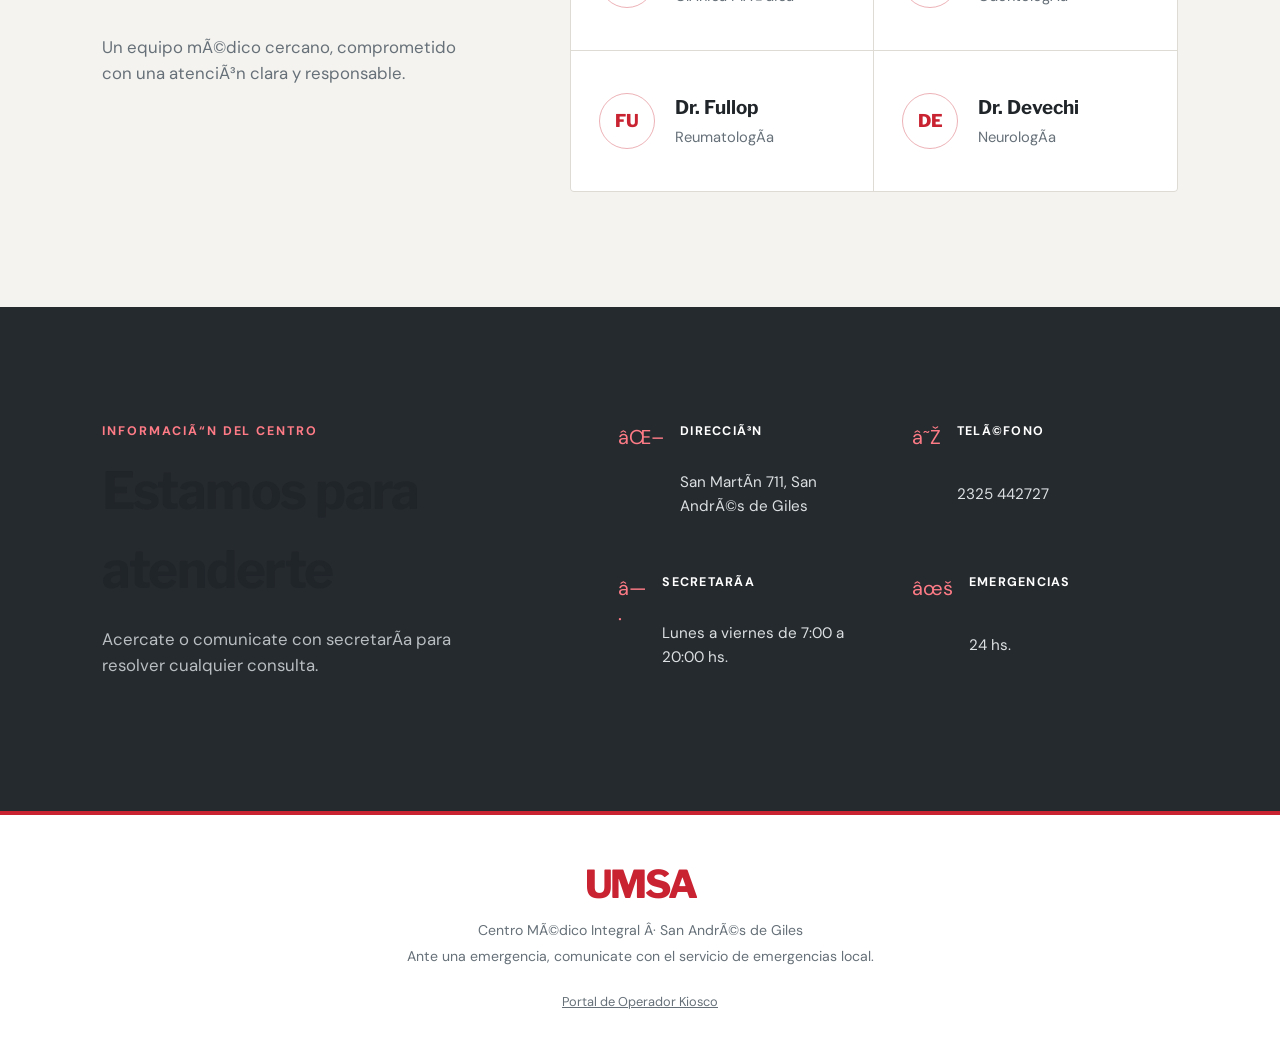
<file: apps-script/version-un-solo-archivo/index.html>
﻿<!doctype html>
<html lang="es">
  <head>
    <meta charset="UTF-8" />
    <meta name="viewport" content="width=device-width, initial-scale=1.0" />
    <meta
      name="description"
      content="UMSA Centro MÃ©dico - ApostÃ¡ a la vida. San AndrÃ©s de Giles. Solicitud y consulta de turnos mÃ©dicos."
    />
    <title>UMSA - Centro MÃ©dico | ApostÃ¡ a la vida</title>
    <link rel="icon" type="image/svg+xml" href="assets/favicon.svg" />
    <link rel="preconnect" href="https://fonts.googleapis.com" />
    <link rel="preconnect" href="https://fonts.gstatic.com" crossorigin />
    <link
      href="https://fonts.googleapis.com/css2?family=DM+Sans:wght@400;500;600;700&family=Libre+Franklin:wght@700;800;900&display=swap"
      rel="stylesheet"
    />
    <style>
:root {
  --red: #c92332;
  --red-dark: #9e1825;
  --ink: #20252a;
  --muted: #667078;
  --paper: #ffffff;
  --soft: #f5f3ef;
  --line: #dedbd5;
  --success: #176b4d;
  --success-soft: #e9f5ef;
  --error: #a81f2d;
  --error-soft: #fff0f1;
  --dark-bg: #252a2e;
  --shadow: 0 18px 50px rgba(30, 34, 38, 0.08);
  --shadow-sm: 0 4px 16px rgba(30, 34, 38, 0.06);
}

* {
  box-sizing: border-box;
}

html {
  scroll-behavior: smooth;
}

body {
  margin: 0;
  color: var(--ink);
  background: var(--paper);
  font-family: "DM Sans", sans-serif;
  line-height: 1.55;
  -webkit-font-smoothing: antialiased;
}

button,
input,
select {
  font: inherit;
}

button,
a {
  -webkit-tap-highlight-color: transparent;
}

a {
  color: inherit;
}

/* ACCESIBILIDAD: SKIP LINK */
.skip-link {
  position: fixed;
  left: 1rem;
  top: -5rem;
  z-index: 1000;
  padding: 0.75rem 1.25rem;
  color: white;
  background: var(--ink);
  font-weight: 700;
  text-decoration: none;
  border-radius: 0 0 4px 4px;
  transition: top 180ms ease;
}

.skip-link:focus {
  top: 0;
}

/* HEADER SUPERIOR */
.site-header {
  min-height: 88px;
  padding: 1rem clamp(1.25rem, 5vw, 5.5rem);
  display: flex;
  align-items: center;
  justify-content: space-between;
  gap: 1.5rem;
  border-bottom: 1px solid var(--line);
  background: rgba(255, 255, 255, 0.98);
  position: sticky;
  top: 0;
  z-index: 40;
}

.brand {
  display: flex;
  align-items: center;
  gap: 1rem;
  text-decoration: none;
}

.brand-mark,
.footer-logo,
.hero-logo span {
  color: var(--red);
  font-family: "Libre Franklin", sans-serif;
  font-weight: 800;
  letter-spacing: -0.06em;
}

.brand-mark {
  font-size: clamp(2rem, 4vw, 3rem);
  line-height: 1;
}

.brand-copy {
  display: grid;
  padding-left: 1rem;
  border-left: 1px solid var(--line);
}

.brand-copy strong {
  font-size: 0.92rem;
  font-weight: 700;
  color: var(--ink);
}

.brand-copy small,
.header-phone small {
  color: var(--muted);
  font-size: 0.75rem;
}

.header-right {
  display: flex;
  align-items: center;
  gap: 1.25rem;
}

.header-phone {
  display: flex;
  align-items: center;
  gap: 0.75rem;
  text-decoration: none;
}

.header-phone > span:first-child {
  color: var(--red);
  font-size: 1.35rem;
}

.header-phone > span:last-child {
  display: grid;
}

.header-phone strong {
  font-size: 0.98rem;
  color: var(--ink);
}

.kiosk-nav-btn {
  display: inline-flex;
  align-items: center;
  gap: 0.45rem;
  padding: 0.5rem 0.9rem;
  font-size: 0.82rem;
  font-weight: 600;
  color: var(--ink);
  background: var(--soft);
  border: 1px solid var(--line);
  border-radius: 4px;
  cursor: pointer;
  transition: background 160ms ease, border-color 160ms ease;
}

.kiosk-nav-btn:hover {
  background: #ece9e3;
  border-color: #c9c6c0;
}

/* HERO PRINCIPAL */
.hero {
  min-height: 390px;
  padding: clamp(3.5rem, 8vw, 6.5rem) clamp(1.25rem, 8vw, 9rem);
  display: grid;
  grid-template-columns: minmax(0, 1.2fr) minmax(300px, 0.8fr);
  align-items: center;
  gap: clamp(2.5rem, 6vw, 7rem);
  overflow: hidden;
  background:
    linear-gradient(90deg, rgba(245, 243, 239, 0.98), rgba(245, 243, 239, 0.85)),
    repeating-linear-gradient(120deg, transparent 0 24px, rgba(201, 35, 50, 0.035) 24px 25px);
}

.eyebrow {
  margin: 0 0 0.65rem;
  color: var(--red);
  font-size: 0.78rem;
  font-weight: 700;
  letter-spacing: 0.15em;
  text-transform: uppercase;
}

h1,
h2,
h3,
p {
  margin-top: 0;
}

h1,
h2 {
  font-family: "Libre Franklin", sans-serif;
  letter-spacing: -0.03em;
  color: var(--ink);
}

h1 {
  max-width: 720px;
  margin-bottom: 0.4rem;
  font-size: clamp(2.35rem, 5vw, 4.6rem);
  line-height: 1.05;
}

.hero-subtitle {
  margin-bottom: 1.25rem;
  font-size: clamp(1.2rem, 2.2vw, 1.6rem);
  font-weight: 700;
  color: var(--red);
  letter-spacing: -0.01em;
}

.hero-description {
  max-width: 620px;
  margin: 0;
  color: var(--muted);
  font-size: 1.05rem;
  line-height: 1.6;
}

/* BLOQUE VISUAL DEL LOGO (HERO DERECHA) */
.hero-logo {
  position: relative;
  min-height: 235px;
  display: grid;
  place-content: center;
  text-align: center;
  border: 1px solid rgba(201, 35, 50, 0.22);
  background: rgba(255, 255, 255, 0.7);
  box-shadow: 0 12px 30px rgba(201, 35, 50, 0.05);
}

.hero-logo::before,
.hero-logo::after {
  content: "";
  position: absolute;
  width: 38px;
  height: 38px;
  border-color: var(--red);
}

.hero-logo::before {
  top: -1px;
  left: -1px;
  border-top: 4px solid;
  border-left: 4px solid;
}

.hero-logo::after {
  right: -1px;
  bottom: -1px;
  border-right: 4px solid;
  border-bottom: 4px solid;
}

.hero-logo span {
  font-size: clamp(4.5rem, 9.5vw, 7.5rem);
  line-height: 0.9;
}

.hero-logo small {
  margin-top: 1.2rem;
  color: var(--ink);
  font-weight: 800;
  letter-spacing: 0.16em;
  text-transform: uppercase;
  font-size: 0.85rem;
}

/* MENÃš DE ACCIONES PRINCIPALES */
.action-grid {
  position: relative;
  z-index: 10;
  width: min(1180px, calc(100% - 2.5rem));
  margin: -34px auto 0;
  display: grid;
  grid-template-columns: repeat(4, 1fr);
  box-shadow: var(--shadow);
  border-radius: 4px;
  overflow: hidden;
}

.action-button {
  min-height: 118px;
  padding: 1.25rem;
  display: flex;
  align-items: center;
  gap: 1rem;
  text-align: left;
  color: var(--ink);
  border: 0;
  border-right: 1px solid var(--line);
  background: white;
  cursor: pointer;
  transition: transform 160ms ease, background 160ms ease;
}

.action-button:last-child {
  border-right: 0;
}

.action-button:hover {
  transform: translateY(-4px);
  background: #fcfbf9;
}

.action-icon {
  font-size: 1.6rem;
  filter: grayscale(1);
}

.action-button span:last-child {
  display: grid;
  gap: 0.15rem;
}

.action-button strong {
  font-size: 1.02rem;
  font-weight: 700;
}

.action-button small {
  color: var(--muted);
  font-size: 0.82rem;
}

.action-primary {
  color: white;
  background: var(--red);
}

.action-primary:hover {
  background: var(--red-dark);
}

.action-primary small {
  color: rgba(255, 255, 255, 0.85);
}

.action-primary .action-icon {
  filter: none;
}

/* ÃREA INTERACTIVA (PANELES DINÃMICOS) */
.interactive-area {
  width: min(960px, calc(100% - 2.5rem));
  margin: 4.5rem auto;
}

.panel,
.confirmation {
  padding: clamp(1.5rem, 4vw, 3rem);
  border: 1px solid var(--line);
  box-shadow: var(--shadow);
  background: white;
  border-radius: 4px;
}

.panel[hidden],
.confirmation[hidden] {
  display: none !important;
}

.panel-heading {
  display: flex;
  justify-content: space-between;
  align-items: flex-start;
  gap: 1.5rem;
  margin-bottom: 2rem;
}

.panel-heading h2,
.confirmation h2 {
  margin-bottom: 0;
  font-size: clamp(1.8rem, 3vw, 2.5rem);
}

.panel-description {
  color: var(--muted);
  margin-top: -1rem;
  margin-bottom: 2rem;
  font-size: 0.95rem;
}

.close-panel {
  width: 44px;
  height: 44px;
  display: grid;
  place-items: center;
  color: var(--muted);
  border: 1px solid var(--line);
  border-radius: 50%;
  background: white;
  font-size: 1.6rem;
  line-height: 1;
  cursor: pointer;
  transition: color 150ms ease, border-color 150ms ease;
}

.close-panel:hover {
  color: var(--red);
  border-color: var(--red);
}

/* FORMULARIOS */
.form-grid {
  display: grid;
  grid-template-columns: 1fr 1fr;
  gap: 1.25rem;
}

.field {
  display: grid;
  gap: 0.45rem;
  color: var(--ink);
  font-size: 0.9rem;
  font-weight: 600;
}

.field-wide {
  grid-column: 1 / -1;
}

.field input,
.field select {
  width: 100%;
  min-height: 50px;
  padding: 0.75rem 0.85rem;
  color: var(--ink);
  border: 1px solid #c9c6c0;
  border-radius: 3px;
  background: white;
  transition: border-color 140ms ease, box-shadow 140ms ease;
}

.field input:focus,
.field select:focus {
  border-color: var(--red);
  outline: none;
  box-shadow: 0 0 0 3px rgba(201, 35, 50, 0.15);
}

.field input[readonly] {
  color: var(--muted);
  background: var(--soft);
  border-color: var(--line);
  cursor: default;
}

.field input[aria-invalid="true"],
.field select[aria-invalid="true"] {
  border-color: var(--error) !important;
  background: var(--error-soft);
}

.form-note {
  margin: 1.25rem 0 1rem;
  color: var(--muted);
  font-size: 0.85rem;
}

.submit-button {
  min-height: 52px;
  padding: 0.85rem 1.6rem;
  color: white;
  border: 0;
  border-radius: 3px;
  background: var(--red);
  font-weight: 700;
  letter-spacing: 0.05em;
  cursor: pointer;
  transition: background 160ms ease, opacity 160ms ease;
}

.submit-button:hover {
  background: var(--red-dark);
}

.submit-button:disabled {
  opacity: 0.65;
  cursor: wait;
}

.form-message {
  margin: 0 0 1.25rem;
  padding: 0.85rem 1rem;
  font-size: 0.92rem;
  border-radius: 3px;
}

.error-message {
  color: var(--error);
  border-left: 4px solid var(--error);
  background: var(--error-soft);
  font-weight: 600;
}

/* PANEL DE CONSULTA DE TURNO */
.search-form {
  display: grid;
  grid-template-columns: 1fr auto;
  align-items: end;
  gap: 1rem;
}

.result-area {
  margin-top: 1.75rem;
}

.empty-result {
  padding: 1.5rem;
  border-left: 4px solid var(--red);
  background: var(--soft);
  font-weight: 600;
  color: var(--ink);
  border-radius: 0 3px 3px 0;
}

.result-card {
  padding: 1.75rem;
  border: 1px solid var(--line);
  border-left: 5px solid var(--success);
  background: white;
  border-radius: 4px;
}

.result-header {
  display: flex;
  justify-content: space-between;
  align-items: center;
  flex-wrap: wrap;
  gap: 0.75rem;
  margin-bottom: 1.25rem;
}

.result-header h3 {
  margin: 0;
  font-size: 1.3rem;
  color: var(--ink);
}

.badge-status {
  display: inline-block;
  padding: 0.3rem 0.75rem;
  border-radius: 999px;
  background: var(--success-soft);
  color: var(--success);
  font-size: 0.82rem;
  font-weight: 700;
  text-transform: uppercase;
  letter-spacing: 0.06em;
}

/* CONFIRMACIÃ“N DE TURNO */
.confirmation {
  display: grid;
  grid-template-columns: auto 1fr;
  gap: 1.75rem;
  border-color: #b7d9c9;
  background: var(--success-soft);
}

.confirmation-icon {
  width: 54px;
  height: 54px;
  display: grid;
  place-items: center;
  color: white;
  border-radius: 50%;
  background: var(--success);
  font-size: 1.75rem;
  font-weight: 800;
  flex-shrink: 0;
}

.confirmation > div:last-child > p:not(.eyebrow) {
  color: #2b4f40;
  margin-bottom: 1.25rem;
}

.appointment-detail {
  display: grid;
  grid-template-columns: repeat(2, 1fr);
  gap: 0;
  margin: 1.5rem 0;
  border-top: 1px solid #b7d9c9;
  border-left: 1px solid #b7d9c9;
  background: white;
  border-radius: 3px;
  overflow: hidden;
}

.appointment-detail div {
  padding: 0.85rem 1rem;
  border-right: 1px solid #b7d9c9;
  border-bottom: 1px solid #b7d9c9;
}

.appointment-detail dt {
  color: #4a6c5d;
  font-size: 0.74rem;
  font-weight: 700;
  letter-spacing: 0.08em;
  text-transform: uppercase;
}

.appointment-detail dd {
  margin: 0.2rem 0 0;
  font-weight: 700;
  color: var(--ink);
}

.text-button {
  padding: 0.5rem 0;
  color: var(--success);
  border: 0;
  border-bottom: 2px solid currentColor;
  background: none;
  font-weight: 700;
  cursor: pointer;
  transition: opacity 140ms ease;
}

.text-button:hover {
  opacity: 0.8;
}

/* MODAL DE LOGIN KIOSCO */
.kiosk-login-form {
  display: grid;
  gap: 1.25rem;
  max-width: 480px;
}

/* PANEL PRIVADO DE KIOSCO */
.kiosk-private-panel {
  border-top: 4px solid var(--success);
}

.kiosk-header-bar {
  display: flex;
  justify-content: space-between;
  align-items: center;
  flex-wrap: wrap;
  gap: 1rem;
  padding-bottom: 1.5rem;
  margin-bottom: 1.75rem;
  border-bottom: 1px solid var(--line);
}

.kiosk-user-info {
  display: flex;
  align-items: center;
  gap: 0.85rem;
}

.kiosk-user-icon {
  font-size: 1.8rem;
  color: var(--muted);
}

.kiosk-user-info strong {
  display: block;
  font-size: 0.95rem;
  color: var(--ink);
}

.badge-role {
  display: inline-block;
  margin-top: 0.2rem;
  padding: 0.18rem 0.55rem;
  border-radius: 999px;
  background: var(--success-soft);
  color: var(--success);
  font-size: 0.72rem;
  font-weight: 700;
  letter-spacing: 0.08em;
}

.kiosk-actions-bar {
  display: flex;
  align-items: center;
  gap: 0.75rem;
}

.logout-button {
  min-height: 42px;
  padding: 0.5rem 1rem;
  color: var(--error);
  background: var(--error-soft);
  border: 1px solid rgba(168, 31, 45, 0.2);
  border-radius: 3px;
  font-weight: 700;
  font-size: 0.85rem;
  cursor: pointer;
  transition: background 150ms ease;
}

.logout-button:hover {
  background: #ffe3e6;
}

.kiosk-section-heading {
  margin-bottom: 2rem;
}

.kiosk-grid {
  display: grid;
  grid-template-columns: 1.4fr 1fr;
  gap: 1.5rem;
}

.kiosk-card {
  padding: 1.5rem;
  background: var(--soft);
  border: 1px solid var(--line);
  border-radius: 4px;
}

.kiosk-card h3 {
  margin-bottom: 0.4rem;
  font-size: 1.15rem;
}

.kiosk-card p {
  color: var(--muted);
  font-size: 0.9rem;
  margin-bottom: 1.25rem;
}

.kiosk-quick-form .kiosk-inline-input {
  display: flex;
  gap: 0.75rem;
}

.kiosk-inline-input input {
  flex: 1;
  min-height: 48px;
  padding: 0.65rem 0.85rem;
  border: 1px solid #c9c6c0;
  border-radius: 3px;
  background: white;
}

.kiosk-open-turno-btn {
  width: 100%;
  min-height: 80px;
  border-radius: 3px;
}

.kiosk-search-result {
  margin-top: 1.25rem;
}

.kiosk-status-actions {
  display: flex;
  gap: 0.6rem;
  margin-top: 1rem;
  flex-wrap: wrap;
}

.btn-status-update {
  padding: 0.45rem 0.85rem;
  font-size: 0.82rem;
  font-weight: 700;
  border: 0;
  border-radius: 3px;
  cursor: pointer;
  background: var(--ink);
  color: white;
  transition: opacity 140ms ease;
}

.btn-status-update:hover {
  opacity: 0.85;
}

.btn-status-presente {
  background: var(--success);
}

.btn-status-atendido {
  background: #395570;
}

/* SECCIONES INSTITUCIONALES */
.content-section {
  padding: clamp(4.5rem, 9vw, 8rem) clamp(1.25rem, 8vw, 9rem);
  display: grid;
  grid-template-columns: minmax(250px, 0.75fr) minmax(0, 1.25fr);
  gap: clamp(3rem, 8vw, 8rem);
}

.muted-section {
  background: var(--soft);
}

.section-intro {
  max-width: 440px;
}

.section-intro h2,
.contact-section h2 {
  margin-bottom: 1rem;
  font-size: clamp(2rem, 4vw, 3.4rem);
}

.section-intro > p:last-child {
  color: var(--muted);
  font-size: 1.05rem;
}

/* ESPECIALIDADES: LISTA MINIMALISTA */
.simple-list article {
  display: grid;
  grid-template-columns: 52px 1fr;
  gap: 1.25rem;
  padding: 1.5rem 0;
  border-bottom: 1px solid var(--line);
}

.simple-list article:first-child {
  border-top: 1px solid var(--line);
}

.simple-list article > span {
  color: var(--red);
  font-size: 0.9rem;
  font-weight: 800;
  font-family: "Libre Franklin", sans-serif;
}

.simple-list h3 {
  margin-bottom: 0.3rem;
  font-size: 1.2rem;
  font-family: "Libre Franklin", sans-serif;
}

.simple-list p {
  margin: 0;
  color: var(--muted);
  font-size: 0.96rem;
}

/* PROFESIONALES: TARJETAS CON INICIALES */
.professionals-list {
  display: grid;
  grid-template-columns: 1fr 1fr;
  gap: 1px;
  background: var(--line);
  border: 1px solid var(--line);
  border-radius: 4px;
  overflow: hidden;
}

.professionals-list article {
  min-height: 140px;
  padding: 1.75rem;
  display: flex;
  align-items: center;
  gap: 1.25rem;
  background: white;
}

.initials {
  width: 56px;
  height: 56px;
  display: grid;
  place-items: center;
  flex-shrink: 0;
  color: var(--red);
  border: 1px solid rgba(201, 35, 50, 0.35);
  border-radius: 50%;
  font-weight: 800;
  font-family: "Libre Franklin", sans-serif;
  font-size: 1.1rem;
}

.professionals-list h3 {
  margin-bottom: 0.25rem;
  font-size: 1.18rem;
  font-family: "Libre Franklin", sans-serif;
}

.professionals-list p {
  margin: 0;
  color: var(--muted);
  font-size: 0.92rem;
}

/* CONTACTO (SECCIÃ“N OSCURA) */
.contact-section {
  padding: clamp(4.5rem, 9vw, 8rem) clamp(1.25rem, 8vw, 9rem);
  display: grid;
  grid-template-columns: 0.85fr 1.15fr;
  gap: clamp(3rem, 8vw, 8rem);
  color: white;
  background: var(--dark-bg);
}

.contact-section .eyebrow {
  color: #ff7c87;
}

.contact-section > div > p:last-child {
  color: #b8bec2;
  font-size: 1.05rem;
}

.contact-details {
  display: grid;
  grid-template-columns: 1fr 1fr;
  gap: 1.75rem;
  font-style: normal;
}

.contact-details p {
  display: flex;
  gap: 1rem;
  margin: 0;
}

.contact-details p > span:first-child {
  color: #ff7c87;
  font-size: 1.25rem;
}

.contact-details p > span:last-child {
  display: grid;
  color: #dce0e2;
  font-size: 0.95rem;
}

.contact-details strong {
  margin-bottom: 0.25rem;
  color: white;
  font-size: 0.78rem;
  letter-spacing: 0.1em;
  text-transform: uppercase;
}

.contact-details a {
  color: inherit;
  text-decoration: none;
}

.contact-details a:hover {
  text-decoration: underline;
}

/* FOOTER */
footer {
  padding: 2.5rem 1.25rem;
  text-align: center;
  border-top: 4px solid var(--red);
  background: white;
}

.footer-logo {
  margin-bottom: 0.4rem;
  font-size: 2.4rem;
}

footer p {
  margin-bottom: 0.25rem;
  color: var(--muted);
  font-size: 0.88rem;
}

.footer-bottom-links {
  margin-top: 1.25rem;
}

.footer-kiosk-link {
  background: none;
  border: 0;
  color: var(--muted);
  font-size: 0.8rem;
  text-decoration: underline;
  cursor: pointer;
  padding: 0.25rem 0.5rem;
}

.footer-kiosk-link:hover {
  color: var(--red);
}

/* FOCO ACCESIBLE */
:focus-visible {
  outline: 3px solid rgba(201, 35, 50, 0.35);
  outline-offset: 3px;
}

/* ADAPTACIÃ“N RESPONSIVE */
@media (max-width: 900px) {
  .hero {
    grid-template-columns: 1fr;
    gap: 3rem;
  }

  .hero-logo {
    min-height: 190px;
  }

  .action-grid {
    grid-template-columns: 1fr 1fr;
  }

  .action-button:nth-child(2) {
    border-right: 0;
  }

  .action-button:nth-child(-n + 2) {
    border-bottom: 1px solid var(--line);
  }

  .content-section,
  .contact-section {
    grid-template-columns: 1fr;
    gap: 3rem;
  }

  .kiosk-grid {
    grid-template-columns: 1fr;
  }
}

@media (max-width: 620px) {
  .site-header {
    min-height: 74px;
    padding: 0.75rem 1rem;
  }

  .brand-copy,
  .header-phone small {
    display: none;
  }

  .header-phone strong {
    font-size: 0.87rem;
  }

  .kiosk-nav-btn span:last-child {
    display: none;
  }

  .hero {
    min-height: 0;
    padding: 3rem 1rem 4.5rem;
    gap: 2rem;
  }

  .hero-logo {
    min-height: 150px;
  }

  .action-grid {
    width: calc(100% - 1.5rem);
    margin-top: -24px;
  }

  .action-button {
    min-height: 96px;
    padding: 0.9rem;
    align-items: flex-start;
    gap: 0.6rem;
  }

  .action-icon {
    font-size: 1.3rem;
  }

  .action-button small {
    display: none;
  }

  .interactive-area {
    width: calc(100% - 1.5rem);
    margin: 3rem auto;
  }

  .panel,
  .confirmation {
    padding: 1.25rem;
  }

  .form-grid,
  .search-form,
  .appointment-detail,
  .professionals-list,
  .contact-details {
    grid-template-columns: 1fr;
  }

  .field-wide {
    grid-column: auto;
  }

  .search-form .submit-button {
    width: 100%;
  }

  .confirmation {
    grid-template-columns: 1fr;
  }

  .confirmation-icon {
    width: 44px;
    height: 44px;
  }

  .kiosk-inline-input {
    flex-direction: column;
  }

  .content-section,
  .contact-section {
    padding: 3.5rem 1rem;
  }
}

/* PREFERS-REDUCED-MOTION */
@media (prefers-reduced-motion: reduce) {
  html {
    scroll-behavior: auto;
  }

  *,
  *::before,
  *::after {
    transition-duration: 0.001ms !important;
    animation-duration: 0.001ms !important;
  }
}

</style>
    
  </head>
  <body>
    <a class="skip-link" href="#contenido">Ir al contenido</a>

    <header class="site-header">
      <a class="brand" href="#inicio" aria-label="UMSA, ir al inicio">
        <span class="brand-mark" aria-hidden="true">UMSA</span>
        <span class="brand-copy">
          <strong>Centro MÃ©dico</strong>
          <small>San AndrÃ©s de Giles</small>
        </span>
      </a>
      <div class="header-right">
        <a class="header-phone" href="tel:+542325442727" aria-label="Llamar al telÃ©fono 2325 442727">
          <span aria-hidden="true">â˜Ž</span>
          <span><small>TelÃ©fono</small><strong>2325 442727</strong></span>
        </a>
        <button type="button" class="kiosk-nav-btn" id="btn-kiosk-trigger" aria-label="Acceso Kiosco de atenciÃ³n">
          <span aria-hidden="true">ðŸ”‘</span>
          <span>Acceso Kiosco</span>
        </button>
      </div>
    </header>

    <main id="contenido">
      <!-- HERO PRINCIPAL -->
      <section class="hero" id="inicio">
        <div class="hero-copy">
          <p class="eyebrow">ATENCIÃ“N MÃ‰DICA CERCANA</p>
          <h1>UMSA - Centro MÃ©dico</h1>
          <p class="hero-subtitle">"APOSTÃ A LA VIDA"</p>
          <p class="hero-description">
            ReservÃ¡ y consultÃ¡ tus turnos de forma simple. AtenciÃ³n profesional en el centro de San AndrÃ©s de Giles.
          </p>
        </div>
        <div class="hero-logo" aria-label="Logo UMSA Centro MÃ©dico">
          <span>UMSA</span>
          <small>CENTRO MÃ‰DICO</small>
        </div>
      </section>

      <!-- MENÃš DE ACCIONES PRINCIPALES -->
      <nav class="action-grid" aria-label="Acciones principales">
        <button class="action-button action-primary" type="button" data-panel="turno-panel">
          <span class="action-icon" aria-hidden="true">ðŸ“…</span>
          <span><strong>Solicitar turno</strong><small>ReservÃ¡ una consulta</small></span>
        </button>
        <button class="action-button" type="button" data-panel="consulta-panel">
          <span class="action-icon" aria-hidden="true">ðŸ”Ž</span>
          <span><strong>Consultar turno</strong><small>BuscÃ¡ por DNI</small></span>
        </button>
        <button class="action-button" type="button" data-scroll="especialidades">
          <span class="action-icon" aria-hidden="true">ðŸ©º</span>
          <span><strong>Especialidades</strong><small>ConocÃ© la atenciÃ³n</small></span>
        </button>
        <button class="action-button" type="button" data-scroll="profesionales">
          <span class="action-icon" aria-hidden="true">ðŸ‘©â€âš•ï¸</span>
          <span><strong>Profesionales</strong><small>Nuestro equipo mÃ©dico</small></span>
        </button>
      </nav>

      <!-- ÃREA INTERACTIVA (PANELES DINÃMICOS) -->
      <section class="interactive-area" aria-live="polite">
        <!-- PANEL DE SOLICITUD DE TURNO -->
        <div class="panel" id="turno-panel" hidden>
          <div class="panel-heading">
            <div>
              <p class="eyebrow">RESERVA ONLINE</p>
              <h2>Solicitar turno</h2>
            </div>
            <button class="close-panel" type="button" aria-label="Cerrar formulario" data-close-panel>Ã—</button>
          </div>

          <form id="turno-form" novalidate>
            <div class="form-grid">
              <label class="field field-wide" for="turno-nombre">
                <span>Nombre y apellido</span>
                <input
                  type="text"
                  name="nombre"
                  id="turno-nombre"
                  autocomplete="name"
                  required
                  minlength="3"
                  placeholder="Ej.: Ana GarcÃ­a"
                />
              </label>
              <label class="field" for="turno-dni">
                <span>DNI</span>
                <input
                  type="text"
                  name="dni"
                  id="turno-dni"
                  inputmode="numeric"
                  autocomplete="off"
                  required
                  pattern="[0-9]{7,8}"
                  placeholder="Sin puntos"
                />
              </label>
              <label class="field" for="turno-telefono">
                <span>TelÃ©fono</span>
                <input
                  type="tel"
                  name="telefono"
                  id="turno-telefono"
                  autocomplete="tel"
                  required
                  placeholder="Ej.: 2325 400000"
                />
              </label>
              <label class="field" for="especialidad">
                <span>Especialidad</span>
                <select name="especialidad" id="especialidad" required>
                  <option value="">Seleccionar</option>
                  <option value="ClÃ­nica MÃ©dica">ClÃ­nica MÃ©dica</option>
                  <option value="OdontologÃ­a">OdontologÃ­a</option>
                  <option value="ReumatologÃ­a">ReumatologÃ­a</option>
                  <option value="NeurologÃ­a">NeurologÃ­a</option>
                </select>
              </label>
              <label class="field" for="profesional">
                <span>Profesional</span>
                <input
                  type="text"
                  name="profesional"
                  id="profesional"
                  required
                  readonly
                  placeholder="Se completa automÃ¡ticamente"
                />
              </label>
              <label class="field" for="fecha">
                <span>Fecha</span>
                <input type="date" name="fecha" id="fecha" required />
              </label>
              <label class="field" for="hora">
                <span>Horario</span>
                <select name="hora" id="hora" required>
                  <option value="">Seleccionar</option>
                  <option value="08:00">08:00</option>
                  <option value="09:00">09:00</option>
                  <option value="10:00">10:00</option>
                  <option value="11:00">11:00</option>
                  <option value="14:00">14:00</option>
                  <option value="15:00">15:00</option>
                  <option value="16:00">16:00</option>
                  <option value="17:00">17:00</option>
                  <option value="18:00">18:00</option>
                  <option value="19:00">19:00</option>
                </select>
              </label>
            </div>
            <p class="form-note">Todos los campos son obligatorios.</p>
            <div id="turno-error" class="form-message error-message" role="alert" hidden></div>
            <button class="submit-button" type="submit" id="btn-confirmar-turno">CONFIRMAR TURNO</button>
          </form>
        </div>

        <!-- PANEL DE CONSULTA DE TURNO -->
        <div class="panel" id="consulta-panel" hidden>
          <div class="panel-heading">
            <div>
              <p class="eyebrow">ESTADO DEL TURNO</p>
              <h2>Consultar turno</h2>
            </div>
            <button class="close-panel" type="button" aria-label="Cerrar consulta" data-close-panel>Ã—</button>
          </div>
          <form id="consulta-form" class="search-form" novalidate>
            <label class="field" for="consulta-dni">
              <span>DNI del paciente</span>
              <input
                type="text"
                name="dni"
                id="consulta-dni"
                inputmode="numeric"
                required
                pattern="[0-9]{7,8}"
                placeholder="IngresÃ¡ el DNI sin puntos"
              />
            </label>
            <button class="submit-button" type="submit" id="btn-buscar-turno">BUSCAR TURNO</button>
          </form>
          <div id="consulta-error" class="form-message error-message" role="alert" hidden></div>
          <div id="consulta-resultado" class="result-area" aria-live="polite"></div>
        </div>

        <!-- CONFIRMACIÃ“N DE TURNO -->
        <div id="confirmacion" class="confirmation" hidden tabindex="-1">
          <div class="confirmation-icon" aria-hidden="true">âœ“</div>
          <div>
            <p class="eyebrow">ESTADO DEL TURNO</p>
            <h2>Turno solicitado correctamente</h2>
            <p>Recibimos la solicitud. La secretarÃ­a podrÃ¡ comunicarse para validar la disponibilidad.</p>
            <dl id="confirmacion-detalle" class="appointment-detail"></dl>
            <button class="text-button" type="button" data-new-appointment>Solicitar otro turno</button>
          </div>
        </div>

        <!-- MODAL DE INICIO DE SESIÃ“N KIOSCO -->
        <div class="panel" id="kiosk-login-panel" hidden>
          <div class="panel-heading">
            <div>
              <p class="eyebrow">AUTENTICACIÃ“N DE OPERADOR</p>
              <h2>Acceso Kiosco</h2>
            </div>
            <button class="close-panel" type="button" aria-label="Cerrar login" data-close-panel>Ã—</button>
          </div>
          <p class="panel-description">
            IngresÃ¡ las credenciales asignadas para acceder al panel protegido de recepciÃ³n de pacientes.
          </p>
          <form id="kiosk-login-form" class="kiosk-login-form" novalidate>
            <label class="field" for="kiosk-email">
              <span>Correo electrÃ³nico</span>
              <input
                type="email"
                name="email"
                id="kiosk-email"
                autocomplete="username"
                required
                placeholder="usuario@umsa.com"
              />
            </label>
            <label class="field" for="kiosk-password">
              <span>ContraseÃ±a</span>
              <input
                type="password"
                name="password"
                id="kiosk-password"
                autocomplete="current-password"
                required
                placeholder="â€¢â€¢â€¢â€¢â€¢â€¢â€¢â€¢"
              />
            </label>
            <div id="kiosk-login-error" class="form-message error-message" role="alert" hidden></div>
            <button class="submit-button" type="submit" id="btn-login-submit">INICIAR SESIÃ“N</button>
          </form>
        </div>

        <!-- PANEL PRIVADO DE KIOSCO (PROTEGIDO) -->
        <div class="panel kiosk-private-panel" id="kiosk-private-panel" hidden>
          <div class="kiosk-header-bar">
            <div class="kiosk-user-info">
              <span class="kiosk-user-icon" aria-hidden="true">ðŸ‘¤</span>
              <div>
                <strong id="kiosk-user-email">operador@kiosco</strong>
                <span class="badge-role">ROL: KIOSCO</span>
              </div>
            </div>
            <div class="kiosk-actions-bar">
              <button class="logout-button" type="button" id="btn-kiosk-logout">Cerrar sesiÃ³n</button>
              <button class="close-panel" type="button" aria-label="Ocultar panel" data-close-panel>Ã—</button>
            </div>
          </div>

          <div class="kiosk-body">
            <div class="kiosk-section-heading">
              <p class="eyebrow">TERMINAL DE ATENCIÃ“N</p>
              <h2>Panel Privado Kiosco</h2>
              <p class="hero-description">
                ValidaciÃ³n de recepciÃ³n de pacientes y actualizaciÃ³n de estado en tiempo real.
              </p>
            </div>

            <div class="kiosk-grid">
              <!-- Herramienta 1: BÃºsqueda y ValidaciÃ³n rÃ¡pida de paciente en sala -->
              <div class="kiosk-card">
                <h3>ðŸ”Ž BÃºsqueda y Registro en Sala</h3>
                <p>IngresÃ¡ el DNI del paciente para consultar su turno y registrar su llegada.</p>
                <form id="kiosk-lookup-form" class="kiosk-quick-form" novalidate>
                  <div class="kiosk-inline-input">
                    <input
                      type="text"
                      name="dni"
                      id="kiosk-search-dni"
                      inputmode="numeric"
                      required
                      pattern="[0-9]{7,8}"
                      placeholder="DNI del paciente (sin puntos)"
                    />
                    <button class="submit-button" type="submit" id="btn-kiosk-search">Consultar</button>
                  </div>
                </form>
                <div id="kiosk-search-error" class="form-message error-message" role="alert" hidden></div>
                <div id="kiosk-search-result" class="kiosk-search-result" aria-live="polite"></div>
              </div>

              <!-- Herramienta 2: Crear nuevo turno inmediato en modo Kiosco -->
              <div class="kiosk-card">
                <h3>ðŸ“… Asignar Turno Inmediato</h3>
                <p>AsignÃ¡ un turno para un paciente que se presenta presencialmente en el centro.</p>
                <button class="action-button action-primary kiosk-open-turno-btn" type="button" id="btn-kiosk-crear-turno">
                  <span class="action-icon" aria-hidden="true">âž•</span>
                  <span><strong>Nuevo Turno Kiosco</strong><small>Abrir formulario de turno</small></span>
                </button>
              </div>
            </div>
          </div>
        </div>
      </section>

      <!-- SECCIÃ“N ESPECIALIDADES -->
      <section class="content-section" id="especialidades">
        <div class="section-intro">
          <p class="eyebrow">ATENCIÃ“N INTEGRAL</p>
          <h2>Especialidades</h2>
          <p>Cuatro Ã¡reas de atenciÃ³n para acompaÃ±ar tu salud con seguimiento profesional.</p>
        </div>
        <div class="simple-list">
          <article>
            <span>01</span>
            <div>
              <h3>ClÃ­nica MÃ©dica</h3>
              <p>Consultas generales, controles y seguimiento de la salud adulta.</p>
            </div>
          </article>
          <article>
            <span>02</span>
            <div>
              <h3>OdontologÃ­a</h3>
              <p>PrevenciÃ³n, diagnÃ³stico y tratamiento para el cuidado bucal.</p>
            </div>
          </article>
          <article>
            <span>03</span>
            <div>
              <h3>ReumatologÃ­a</h3>
              <p>AtenciÃ³n de articulaciones, mÃºsculos y enfermedades reumÃ¡ticas.</p>
            </div>
          </article>
          <article>
            <span>04</span>
            <div>
              <h3>NeurologÃ­a</h3>
              <p>EvaluaciÃ³n y seguimiento de afecciones del sistema nervioso.</p>
            </div>
          </article>
        </div>
      </section>

      <!-- SECCIÃ“N PROFESIONALES -->
      <section class="content-section muted-section" id="profesionales">
        <div class="section-intro">
          <p class="eyebrow">EQUIPO UMSA</p>
          <h2>Profesionales</h2>
          <p>Un equipo mÃ©dico cercano, comprometido con una atenciÃ³n clara y responsable.</p>
        </div>
        <div class="professionals-list">
          <article>
            <div class="initials" aria-hidden="true">LC</div>
            <div>
              <h3>Dr. Lecouna</h3>
              <p>ClÃ­nica MÃ©dica</p>
            </div>
          </article>
          <article>
            <div class="initials" aria-hidden="true">OR</div>
            <div>
              <h3>Dr. Ortega</h3>
              <p>OdontologÃ­a</p>
            </div>
          </article>
          <article>
            <div class="initials" aria-hidden="true">FU</div>
            <div>
              <h3>Dr. Fullop</h3>
              <p>ReumatologÃ­a</p>
            </div>
          </article>
          <article>
            <div class="initials" aria-hidden="true">DE</div>
            <div>
              <h3>Dr. Devechi</h3>
              <p>NeurologÃ­a</p>
            </div>
          </article>
        </div>
      </section>

      <!-- SECCIÃ“N CONTACTO -->
      <section class="contact-section" id="contacto">
        <div>
          <p class="eyebrow">INFORMACIÃ“N DEL CENTRO</p>
          <h2>Estamos para atenderte</h2>
          <p>Acercate o comunicate con secretarÃ­a para resolver cualquier consulta.</p>
        </div>
        <address class="contact-details">
          <p>
            <span aria-hidden="true">âŒ–</span>
            <span><strong>DirecciÃ³n</strong>San MartÃ­n 711, San AndrÃ©s de Giles</span>
          </p>
          <p>
            <span aria-hidden="true">â˜Ž</span>
            <span><strong>TelÃ©fono</strong><a href="tel:+542325442727">2325 442727</a></span>
          </p>
          <p>
            <span aria-hidden="true">â—·</span>
            <span><strong>SecretarÃ­a</strong>Lunes a viernes de 7:00 a 20:00 hs.</span>
          </p>
          <p>
            <span aria-hidden="true">âœš</span>
            <span><strong>Emergencias</strong>24 hs.</span>
          </p>
        </address>
      </section>
    </main>

    <!-- FOOTER -->
    <footer>
      <div class="footer-logo">UMSA</div>
      <p>Centro MÃ©dico Integral Â· San AndrÃ©s de Giles</p>
      <p>Ante una emergencia, comunicate con el servicio de emergencias local.</p>
      <div class="footer-bottom-links">
        <button type="button" class="footer-kiosk-link" id="btn-footer-kiosk">Portal de Operador Kiosco</button>
      </div>
    </footer>
  <script>
/**
 * ===================================================================
 * UMSA - CENTRO MÃ‰DICO ("APOSTÃ A LA VIDA")
 * LÃ³gica interactiva, validaciones, gestiÃ³n de turnos y sistema Kiosco.
 *
 * Arquitectura:
 * Frontend Web -> Sistema de autenticaciÃ³n Kiosco -> Google Apps Script -> Google Sheets
 * Backend Google Apps Script Web App:
 * https://script.google.com/macros/s/AKfycbzMm1Z-NmUE7eyaySRKPYLTjYInRB4JpY_1gybHAiXHTZmBJs8n7O_8J5poovR2wOS1/exec
 * Hoja de cÃ¡lculo: PestaÃ±a "Hoja 1" (Columnas A - I: REGISTRO, ID TURNO, NOMBRE, DNI, TELEFONO, ESPECIALIDAD, PROFESIONAL, FECHA, HORA)
 * ===================================================================
 */

document.addEventListener("DOMContentLoaded", () => {
  // ConexiÃ³n directa a Google Apps Script Web App
  const APPS_SCRIPT_URL =
    "https://script.google.com/macros/s/AKfycbzMm1Z-NmUE7eyaySRKPYLTjYInRB4JpY_1gybHAiXHTZmBJs8n7O_8J5poovR2wOS1/exec";

  const SESSION_STORAGE_KEY = "umsa_kiosk_session";

  // Mapeo obligatorio: Especialidad -> Profesional asignado
  const SPECIALTY_DOCTOR_MAP = {
    "ClÃ­nica MÃ©dica": "Dr. Lecouna",
    "OdontologÃ­a": "Dr. Ortega",
    "ReumatologÃ­a": "Dr. Fullop",
    "NeurologÃ­a": "Dr. Devechi"
  };

  // Elementos principales del DOM
  const interactiveArea = document.querySelector(".interactive-area");
  const turnoPanel = document.getElementById("turno-panel");
  const consultaPanel = document.getElementById("consulta-panel");
  const confirmacionPanel = document.getElementById("confirmacion");
  const confirmacionDetalle = document.getElementById("confirmacion-detalle");

  const turnoForm = document.getElementById("turno-form");
  const turnoError = document.getElementById("turno-error");
  const especialidadSelect = document.getElementById("especialidad");
  const profesionalInput = document.getElementById("profesional");
  const fechaInput = document.getElementById("fecha");

  const consultaForm = document.getElementById("consulta-form");
  const consultaError = document.getElementById("consulta-error");
  const consultaResultado = document.getElementById("consulta-resultado");

  // Elementos de autenticaciÃ³n y panel Kiosco
  const kioskLoginPanel = document.getElementById("kiosk-login-panel");
  const kioskLoginForm = document.getElementById("kiosk-login-form");
  const kioskLoginError = document.getElementById("kiosk-login-error");
  const kioskPrivatePanel = document.getElementById("kiosk-private-panel");
  const kioskUserEmail = document.getElementById("kiosk-user-email");
  const btnKioskLogout = document.getElementById("btn-kiosk-logout");
  const btnKioskTrigger = document.getElementById("btn-kiosk-trigger");
  const btnFooterKiosk = document.getElementById("btn-footer-kiosk");
  const kioskLookupForm = document.getElementById("kiosk-lookup-form");
  const kioskSearchError = document.getElementById("kiosk-search-error");
  const kioskSearchResult = document.getElementById("kiosk-search-result");
  const btnKioskCrearTurno = document.getElementById("btn-kiosk-crear-turno");

  // 1. Establecer fecha mÃ­nima en el selector de fecha (hoy)
  if (fechaInput) {
    const today = new Date().toISOString().split("T")[0];
    fechaInput.min = today;
  }

  // 2. Autocompletado reactivo de profesional segÃºn especialidad seleccionada
  if (especialidadSelect && profesionalInput) {
    especialidadSelect.addEventListener("change", () => {
      const selectedSpecialty = especialidadSelect.value;
      profesionalInput.value = SPECIALTY_DOCTOR_MAP[selectedSpecialty] || "";
      limpiarEstadoInvalido(especialidadSelect);
      limpiarEstadoInvalido(profesionalInput);
    });
  }

  // 3. MenÃº de acciones principales
  document.querySelectorAll(".action-button[data-panel]").forEach((btn) => {
    btn.addEventListener("click", () => {
      const panelId = btn.getAttribute("data-panel");
      if (panelId) {
        abrirPanel(panelId);
      }
    });
  });

  document.querySelectorAll(".action-button[data-scroll]").forEach((btn) => {
    btn.addEventListener("click", () => {
      const scrollId = btn.getAttribute("data-scroll");
      if (scrollId) {
        const targetElement = document.getElementById(scrollId);
        if (targetElement) {
          targetElement.scrollIntoView({ behavior: "smooth", block: "start" });
        }
      }
    });
  });

  // 4. Botones para cerrar paneles
  document.querySelectorAll("[data-close-panel]").forEach((btn) => {
    btn.addEventListener("click", () => {
      cerrarTodosLosPaneles();
    });
  });

  // 5. BotÃ³n "Solicitar otro turno" desde la confirmaciÃ³n
  const btnNewAppointment = document.querySelector("[data-new-appointment]");
  if (btnNewAppointment) {
    btnNewAppointment.addEventListener("click", () => {
      confirmacionPanel.hidden = true;
      if (turnoForm) {
        turnoForm.reset();
      }
      if (profesionalInput) {
        profesionalInput.value = "";
      }
      limpiarTodosLosErrores();
      abrirPanel("turno-panel");
    });
  }

  // 6. Botones de acceso a Login Kiosco (Header y Footer)
  if (btnKioskTrigger) {
    btnKioskTrigger.addEventListener("click", () => {
      gestionarAccesoKiosco();
    });
  }

  if (btnFooterKiosk) {
    btnFooterKiosk.addEventListener("click", () => {
      gestionarAccesoKiosco();
    });
  }

  function gestionarAccesoKiosco() {
    const session = getLocalSession();
    if (session && session.token) {
      verificarYMostrarPanelKiosco(session.token);
    } else {
      abrirPanel("kiosk-login-panel");
    }
  }

  // 7. ENVÃO DEL FORMULARIO DE SOLICITUD DE TURNO
  if (turnoForm) {
    turnoForm.addEventListener("submit", async (e) => {
      e.preventDefault();
      limpiarMensaje(turnoError);

      const nombreInput = turnoForm.querySelector("input[name='nombre']");
      const dniInput = turnoForm.querySelector("input[name='dni']");
      const telefonoInput = turnoForm.querySelector("input[name='telefono']");
      const fechaEl = turnoForm.querySelector("input[name='fecha']");
      const horaEl =
        turnoForm.querySelector("select[name='hora']") ||
        turnoForm.querySelector("select[name='horario']");

      const nombre = String(nombreInput?.value || "").trim();
      const dni = String(dniInput?.value || "").replace(/\D/g, "");
      const telefono = String(telefonoInput?.value || "").trim();
      const especialidad = String(especialidadSelect?.value || "").trim();
      const profesional = String(profesionalInput?.value || "").trim();
      const fecha = String(fechaEl?.value || "").trim();
      const hora = String(horaEl?.value || "").trim();

      // Limpiar estados visuales previos
      [nombreInput, dniInput, telefonoInput, especialidadSelect, profesionalInput, fechaEl, horaEl].forEach(
        limpiarEstadoInvalido
      );

      // Validaciones obligatorias
      let primerCampoInvalido = null;

      if (!nombre || nombre.length < 3) {
        marcarInvalido(nombreInput);
        if (!primerCampoInvalido) primerCampoInvalido = nombreInput;
      }

      if (!dni || dni.length < 7 || dni.length > 8) {
        marcarInvalido(dniInput);
        if (!primerCampoInvalido) primerCampoInvalido = dniInput;
      }

      if (!telefono) {
        marcarInvalido(telefonoInput);
        if (!primerCampoInvalido) primerCampoInvalido = telefonoInput;
      }

      if (!especialidad) {
        marcarInvalido(especialidadSelect);
        if (!primerCampoInvalido) primerCampoInvalido = especialidadSelect;
      }

      if (!profesional || SPECIALTY_DOCTOR_MAP[especialidad] !== profesional) {
        marcarInvalido(profesionalInput);
        if (!primerCampoInvalido) primerCampoInvalido = profesionalInput;
      }

      const today = new Date().toISOString().split("T")[0];
      if (!fecha || fecha < today) {
        marcarInvalido(fechaEl);
        if (!primerCampoInvalido) primerCampoInvalido = fechaEl;
      }

      if (!hora) {
        marcarInvalido(horaEl);
        if (!primerCampoInvalido) primerCampoInvalido = horaEl;
      }

      if (primerCampoInvalido) {
        if (dni && (dni.length < 7 || dni.length > 8)) {
          mostrarMensaje(turnoError, "IngresÃ¡ un DNI vÃ¡lido de 7 u 8 nÃºmeros.");
        } else if (fecha && fecha < today) {
          mostrarMensaje(turnoError, "La fecha del turno debe ser actual o futura.");
        } else if (especialidad && profesional && SPECIALTY_DOCTOR_MAP[especialidad] !== profesional) {
          mostrarMensaje(turnoError, "La especialidad y el profesional seleccionados no coinciden.");
        } else {
          mostrarMensaje(
            turnoError,
            "RevisÃ¡ los campos marcados. Todos los datos son obligatorios y el DNI debe tener 7 u 8 nÃºmeros."
          );
        }
        primerCampoInvalido.focus();
        return;
      }

      const submitBtn = turnoForm.querySelector("button[type='submit']");
      const textoOriginal = submitBtn.textContent;
      submitBtn.disabled = true;
      submitBtn.textContent = "PROCESANDOâ€¦";

      // Payload exacto para Code.gs: No enviar email ni estado
      const session = getLocalSession();
      const payload = {
        action: "create",
        token: (session && session.token) || "",
        nombre,
        dni,
        telefono,
        especialidad,
        profesional,
        fecha,
        hora
      };

      try {
        const result = await enviarPeticionAppsScript(payload);

        if (result && result.ok) {
          // Adaptar frontend a la respuesta del backend (sea result.appointment, result.data o campos directos)
          const apptData = result.appointment || result.data || result.turno || result;
          const apptConfirmado = {
            idTurno: apptData.idTurno || apptData.id || result.idTurno || result.id || "-",
            nombre: apptData.nombre || nombre,
            dni: apptData.dni || dni,
            telefono: apptData.telefono || telefono,
            especialidad: apptData.especialidad || especialidad,
            profesional: apptData.profesional || profesional,
            fecha: apptData.fecha || fecha,
            hora: apptData.hora || apptData.horario || hora,
            estado: "Solicitud recibida"
          };

          mostrarConfirmacion(apptConfirmado);
          turnoPanel.hidden = true;
          turnoForm.reset();
          profesionalInput.value = "";
        } else {
          const mensajeError =
            (result && (result.error || result.message)) ||
            "No pudimos procesar la solicitud. IntentÃ¡ nuevamente.";
          mostrarMensaje(turnoError, mensajeError);
        }
      } catch (err) {
        console.error("Error al registrar turno:", err);
        mostrarMensaje(
          turnoError,
          "No pudimos comunicarnos con la agenda. IntentÃ¡ nuevamente o llamÃ¡ a secretarÃ­a."
        );
      } finally {
        submitBtn.disabled = false;
        submitBtn.textContent = textoOriginal;
      }
    });
  }

  // 8. ENVÃO DEL FORMULARIO DE CONSULTA POR DNI
  if (consultaForm) {
    consultaForm.addEventListener("submit", async (e) => {
      e.preventDefault();
      limpiarMensaje(consultaError);
      consultaResultado.innerHTML = "";

      const dniInput = consultaForm.querySelector("input[name='dni']");
      const dni = String(dniInput?.value || "").replace(/\D/g, "");

      limpiarEstadoInvalido(dniInput);

      if (!dni || dni.length < 7 || dni.length > 8) {
        marcarInvalido(dniInput);
        mostrarMensaje(consultaError, "IngresÃ¡ un DNI vÃ¡lido de 7 u 8 nÃºmeros.");
        if (dniInput) dniInput.focus();
        return;
      }

      const submitBtn = consultaForm.querySelector("button[type='submit']");
      const textoOriginal = submitBtn.textContent;
      submitBtn.disabled = true;
      submitBtn.textContent = "BUSCANDOâ€¦";

      const session = getLocalSession();
      const payload = {
        action: "lookup",
        token: (session && session.token) || "",
        dni: dni
      };

      try {
        const result = await enviarPeticionAppsScript(payload);

        // Adaptar a cualquier estructura devuelta por el Code.gs
        let foundAppt = null;
        if (result) {
          if (result.appointment) foundAppt = result.appointment;
          else if (result.data) foundAppt = result.data;
          else if (result.turno) foundAppt = result.turno;
          else if (Array.isArray(result.turnos) && result.turnos.length > 0) foundAppt = result.turnos[0];
          else if (Array.isArray(result.rows) && result.rows.length > 0) foundAppt = result.rows[0];
          else if (result.nombre || result.dni) foundAppt = result;
        }

        if (result && result.ok && result.found !== false && foundAppt) {
          mostrarResultadoConsulta({
            registro: foundAppt.registro || "-",
            idTurno: foundAppt.idTurno || foundAppt.id || "-",
            nombre: foundAppt.nombre || "-",
            dni: foundAppt.dni || dni,
            telefono: foundAppt.telefono || "-",
            especialidad: foundAppt.especialidad || "-",
            profesional: foundAppt.profesional || "-",
            fecha: foundAppt.fecha || "-",
            hora: foundAppt.hora || foundAppt.horario || "-",
            estado: "Solicitud recibida"
          });
        } else {
          consultaResultado.innerHTML = `
            <div class="empty-result" role="status">
              No se encontraron turnos para este DNI.
            </div>
          `;
        }
      } catch (err) {
        console.error("Error al consultar turno:", err);
        mostrarMensaje(
          consultaError,
          "No pudimos comunicarnos con la agenda. IntentÃ¡ nuevamente o llamÃ¡ a secretarÃ­a."
        );
      } finally {
        submitBtn.disabled = false;
        submitBtn.textContent = textoOriginal;
      }
    });
  }

  // 9. AUTENTICACIÃ“N KIOSCO: INICIO DE SESIÃ“N
  if (kioskLoginForm) {
    kioskLoginForm.addEventListener("submit", async (e) => {
      e.preventDefault();
      limpiarMensaje(kioskLoginError);

      const emailInput = kioskLoginForm.querySelector("input[name='email']");
      const passwordInput = kioskLoginForm.querySelector("input[name='password']");

      const email = String(emailInput?.value || "").trim().toLowerCase();
      const password = String(passwordInput?.value || "");

      limpiarEstadoInvalido(emailInput);
      limpiarEstadoInvalido(passwordInput);

      if (!email || !password) {
        if (!email) marcarInvalido(emailInput);
        if (!password) marcarInvalido(passwordInput);
        mostrarMensaje(kioskLoginError, "Por favor completÃ¡ correo y contraseÃ±a.");
        return;
      }

      const submitBtn = kioskLoginForm.querySelector("button[type='submit']");
      const textoOriginal = submitBtn.textContent;
      submitBtn.disabled = true;
      submitBtn.textContent = "AUTENTICANDOâ€¦";

      try {
        const result = await enviarPeticionAppsScript({
          action: "login",
          email: email,
          password: password
        });

        // El backend devuelve token, email, role directamente (no necesariamente result.user)
        if (result && result.ok && result.token) {
          const userEmail = result.email || (result.user && result.user.email) || email;
          const userRole = result.role || result.rol || (result.user && result.user.rol) || "Kiosco";

          guardarSesionLocal({
            token: result.token,
            email: userEmail,
            rol: userRole,
            expiration: result.expiration || null
          });

          if (kioskUserEmail) {
            kioskUserEmail.textContent = userEmail;
          }
          abrirPanel("kiosk-private-panel");
          kioskLoginForm.reset();
        } else {
          mostrarMensaje(
            kioskLoginError,
            (result && (result.error || result.message)) || "Correo o contraseÃ±a incorrectos."
          );
        }
      } catch (err) {
        console.error("Error al autenticar Kiosco:", err);
        mostrarMensaje(
          kioskLoginError,
          "No pudimos conectar con el servidor de autenticaciÃ³n. IntentÃ¡ nuevamente."
        );
      } finally {
        submitBtn.disabled = false;
        submitBtn.textContent = textoOriginal;
      }
    });
  }

  // 10. BOTÃ“N DE CIERRE DE SESIÃ“N KIOSCO
  if (btnKioskLogout) {
    btnKioskLogout.addEventListener("click", () => {
      cerrarSesionKiosco();
    });
  }

  // 11. KIOSCO: BÃšSQUEDA RÃPIDA DE PACIENTE EN SALA
  if (kioskLookupForm) {
    kioskLookupForm.addEventListener("submit", async (e) => {
      e.preventDefault();
      limpiarMensaje(kioskSearchError);
      kioskSearchResult.innerHTML = "";

      const dniInput = document.getElementById("kiosk-search-dni");
      const dni = String(dniInput?.value || "").replace(/\D/g, "");

      if (!dni || dni.length < 7 || dni.length > 8) {
        mostrarMensaje(kioskSearchError, "IngresÃ¡ un DNI vÃ¡lido de 7 u 8 nÃºmeros.");
        dniInput?.focus();
        return;
      }

      const submitBtn = document.getElementById("btn-kiosk-search");
      const textoOriginal = submitBtn.textContent;
      submitBtn.disabled = true;
      submitBtn.textContent = "Buscandoâ€¦";

      try {
        const session = getLocalSession();
        const result = await enviarPeticionAppsScript({
          action: "lookup",
          token: (session && session.token) || "",
          dni: dni
        });

        let foundAppt = null;
        if (result) {
          if (result.appointment) foundAppt = result.appointment;
          else if (result.data) foundAppt = result.data;
          else if (result.turno) foundAppt = result.turno;
          else if (Array.isArray(result.turnos) && result.turnos.length > 0) foundAppt = result.turnos[0];
          else if (result.nombre || result.dni) foundAppt = result;
        }

        if (result && result.ok && result.found !== false && foundAppt) {
          renderizarResultadoKiosco(foundAppt);
        } else {
          kioskSearchResult.innerHTML = `
            <div class="empty-result">No se encontraron turnos registrados para el DNI ${escapeHtml(dni)}.</div>
          `;
        }
      } catch (err) {
        console.error("Error en bÃºsqueda Kiosco:", err);
        mostrarMensaje(kioskSearchError, "No pudimos consultar la agenda mÃ©dica.");
      } finally {
        submitBtn.disabled = false;
        submitBtn.textContent = textoOriginal;
      }
    });
  }

  // 12. KIOSCO: BOTÃ“N "NUEVO TURNO KIOSCO"
  if (btnKioskCrearTurno) {
    btnKioskCrearTurno.addEventListener("click", () => {
      abrirPanel("turno-panel");
    });
  }

  // ===================================================================
  // GESTIÃ“N DE SESIONES Y VALIDACIÃ“N EN EL SERVIDOR (APPS SCRIPT)
  // ===================================================================

  /**
   * Valida obligatoriamente el token con Google Apps Script antes de dar acceso al panel
   * Reconoce tanto result.authenticated como result.valid
   */
  async function verificarYMostrarPanelKiosco(token) {
    try {
      const result = await enviarPeticionAppsScript({
        action: "verify_session",
        token: token
      });

      const isAuthenticated =
        result && result.ok && (result.authenticated === true || result.valid === true);
      const userRole = (result && (result.role || result.rol || (result.user && result.user.rol))) || "";

      if (isAuthenticated && String(userRole).toLowerCase() === "kiosco") {
        const email =
          result.email || (result.user && result.user.email) || "valentinagalo12@gmail.com";
        if (kioskUserEmail) {
          kioskUserEmail.textContent = email;
        }
        abrirPanel("kiosk-private-panel");
      } else {
        console.warn("SesiÃ³n invÃ¡lida o expirada en el servidor.");
        cerrarSesionKiosco(true);
      }
    } catch (err) {
      console.warn("No se pudo verificar la sesiÃ³n con Google Apps Script:", err);
      abrirPanel("kiosk-login-panel");
    }
  }

  function cerrarSesionKiosco(porExpiracion = false) {
    localStorage.removeItem(SESSION_STORAGE_KEY);
    if (kioskPrivatePanel) kioskPrivatePanel.hidden = true;
    if (kioskSearchResult) kioskSearchResult.innerHTML = "";
    if (porExpiracion) {
      abrirPanel("kiosk-login-panel");
      mostrarMensaje(kioskLoginError, "Tu sesiÃ³n expirÃ³. Por favor iniciÃ¡ sesiÃ³n nuevamente.");
    } else {
      cerrarTodosLosPaneles();
    }
  }

  function guardarSesionLocal(sessionData) {
    try {
      localStorage.setItem(SESSION_STORAGE_KEY, JSON.stringify(sessionData));
    } catch (e) {
      console.warn("No se pudo guardar la sesiÃ³n en almacenamiento local:", e);
    }
  }

  function getLocalSession() {
    try {
      const raw = localStorage.getItem(SESSION_STORAGE_KEY);
      if (!raw) return null;
      return JSON.parse(raw);
    } catch (e) {
      return null;
    }
  }

  function renderizarResultadoKiosco(appt) {
    const idTurno = escapeHtml(appt.idTurno || appt.id || "-");
    const dni = escapeHtml(appt.dni || "");
    const nombre = escapeHtml(appt.nombre || "-");
    const telefono = escapeHtml(appt.telefono || "-");
    const especialidad = escapeHtml(appt.especialidad || "-");
    const profesional = escapeHtml(appt.profesional || "-");
    const fecha = formatearFecha(appt.fecha);
    const hora = escapeHtml(appt.hora || appt.horario || "-");

    kioskSearchResult.innerHTML = `
      <div class="result-card">
        <div class="result-header">
          <h3>Paciente: ${nombre}</h3>
          <span class="badge-status">ID: ${idTurno}</span>
        </div>
        <dl class="appointment-detail">
          <div><dt>DNI</dt><dd>${dni}</dd></div>
          <div><dt>TelÃ©fono</dt><dd>${telefono}</dd></div>
          <div><dt>Especialidad</dt><dd>${especialidad}</dd></div>
          <div><dt>Profesional</dt><dd>${profesional}</dd></div>
          <div><dt>Fecha</dt><dd>${fecha}</dd></div>
          <div><dt>Horario</dt><dd>${hora} hs.</dd></div>
        </dl>
      </div>
    `;
  }

  // ===================================================================
  // COMUNICACIÃ“N HTTP DIRECTA CON GOOGLE APPS SCRIPT
  // ===================================================================

  async function enviarPeticionAppsScript(payload) {
    const response = await fetch(APPS_SCRIPT_URL, {
      method: "POST",
      headers: {
        "Content-Type": "text/plain;charset=utf-8"
      },
      body: JSON.stringify(payload),
      redirect: "follow"
    });

    if (!response.ok) {
      throw new Error(`HTTP Error ${response.status}`);
    }

    const data = await response.json();
    return data;
  }

  // ===================================================================
  // RENDERIZADO VISUAL DE CONFIRMACIÃ“N Y RESULTADOS
  // ===================================================================

  function mostrarConfirmacion(appt) {
    confirmacionDetalle.innerHTML = `
      <div><dt>Paciente</dt><dd>${escapeHtml(appt.nombre)}</dd></div>
      <div><dt>DNI</dt><dd>${escapeHtml(appt.dni)}</dd></div>
      <div><dt>Especialidad</dt><dd>${escapeHtml(appt.especialidad)}</dd></div>
      <div><dt>Profesional</dt><dd>${escapeHtml(appt.profesional)}</dd></div>
      <div><dt>Fecha</dt><dd>${formatearFecha(appt.fecha)}</dd></div>
      <div><dt>Horario</dt><dd>${escapeHtml(appt.hora || appt.horario)} hs.</dd></div>
      <div><dt>Estado</dt><dd>${escapeHtml(appt.estado || "Solicitud recibida")}</dd></div>
    `;
    confirmacionPanel.hidden = false;
    confirmacionPanel.scrollIntoView({ behavior: "smooth", block: "start" });
    confirmacionPanel.focus();
  }

  function mostrarResultadoConsulta(appt) {
    consultaResultado.innerHTML = `
      <div class="result-card" role="region" aria-label="Turno encontrado">
        <div class="result-header">
          <h3>Turno encontrado</h3>
          <span class="badge-status">${escapeHtml(appt.estado || "Solicitud recibida")}</span>
        </div>
        <dl class="appointment-detail">
          <div><dt>Paciente</dt><dd>${escapeHtml(appt.nombre)}</dd></div>
          <div><dt>DNI</dt><dd>${escapeHtml(appt.dni)}</dd></div>
          <div><dt>Especialidad</dt><dd>${escapeHtml(appt.especialidad)}</dd></div>
          <div><dt>Profesional</dt><dd>${escapeHtml(appt.profesional)}</dd></div>
          <div><dt>Fecha</dt><dd>${formatearFecha(appt.fecha)}</dd></div>
          <div><dt>Horario</dt><dd>${escapeHtml(appt.hora || appt.horario)} hs.</dd></div>
          <div><dt>Estado</dt><dd>${escapeHtml(appt.estado || "Solicitud recibida")}</dd></div>
        </dl>
      </div>
    `;
    consultaResultado.scrollIntoView({ behavior: "smooth", block: "nearest" });
  }

  // ===================================================================
  // FUNCIONES AUXILIARES DE UI Y VALIDACIÃ“N
  // ===================================================================

  function abrirPanel(id) {
    cerrarTodosLosPaneles();
    limpiarTodosLosErrores();

    const target = document.getElementById(id);
    if (target) {
      target.hidden = false;
      target.scrollIntoView({ behavior: "smooth", block: "start" });
      const firstInput = target.querySelector("input:not([readonly]), select");
      if (firstInput) {
        setTimeout(() => firstInput.focus(), 150);
      }
    }
  }

  function cerrarTodosLosPaneles() {
    if (turnoPanel) turnoPanel.hidden = true;
    if (consultaPanel) consultaPanel.hidden = true;
    if (confirmacionPanel) confirmacionPanel.hidden = true;
    if (kioskLoginPanel) kioskLoginPanel.hidden = true;
    if (kioskPrivatePanel) kioskPrivatePanel.hidden = true;
    limpiarTodosLosErrores();
  }

  function marcarInvalido(el) {
    if (el) {
      el.setAttribute("aria-invalid", "true");
    }
  }

  function limpiarEstadoInvalido(el) {
    if (el) {
      el.removeAttribute("aria-invalid");
    }
  }

  function mostrarMensaje(container, texto) {
    if (!container) return;
    container.textContent = texto;
    container.className = "form-message error-message";
    container.hidden = false;
  }

  function limpiarMensaje(container) {
    if (!container) return;
    container.hidden = true;
    container.textContent = "";
  }

  function limpiarTodosLosErrores() {
    limpiarMensaje(turnoError);
    limpiarMensaje(consultaError);
    limpiarMensaje(kioskLoginError);
    limpiarMensaje(kioskSearchError);

    document.querySelectorAll("[aria-invalid='true']").forEach(limpiarEstadoInvalido);
  }

  function formatearFecha(fechaStr) {
    if (!fechaStr) return "-";
    const parts = String(fechaStr).split(/[-/]/);
    if (parts.length === 3) {
      if (parts[0].length === 4) {
        return `${parts[2]}/${parts[1]}/${parts[0]}`;
      }
      return `${parts[0]}/${parts[1]}/${parts[2]}`;
    }
    return fechaStr;
  }

  function escapeHtml(str) {
    if (!str) return "";
    return String(str)
      .replace(/&/g, "&amp;")
      .replace(/</g, "&lt;")
      .replace(/>/g, "&gt;")
      .replace(/"/g, "&quot;")
      .replace(/'/g, "&#039;");
  }

  // ===================================================================
  // AL CARGAR LA PÃGINA: VERIFICACIÃ“N OBLIGATORIA DE SESIÃ“N EN SERVIDOR
  // ===================================================================
  const savedSession = getLocalSession();
  if (savedSession && savedSession.token) {
    verificarYMostrarPanelKiosco(savedSession.token);
  }
});

</script>
</body>
</html>
</file>
<file: styles.css>
:root {
  --red: #c92332;
  --red-dark: #9e1825;
  --ink: #20252a;
  --muted: #667078;
  --paper: #ffffff;
  --soft: #f5f3ef;
  --line: #dedbd5;
  --success: #176b4d;
  --success-soft: #e9f5ef;
  --error: #a81f2d;
  --error-soft: #fff0f1;
  --dark-bg: #252a2e;
  --shadow: 0 18px 50px rgba(30, 34, 38, 0.08);
  --shadow-sm: 0 4px 16px rgba(30, 34, 38, 0.06);
}

* {
  box-sizing: border-box;
}

html {
  scroll-behavior: smooth;
}

body {
  margin: 0;
  color: var(--ink);
  background: var(--paper);
  font-family: "DM Sans", sans-serif;
  line-height: 1.55;
  -webkit-font-smoothing: antialiased;
}

button,
input,
select {
  font: inherit;
}

button,
a {
  -webkit-tap-highlight-color: transparent;
}

a {
  color: inherit;
}

/* ACCESIBILIDAD: SKIP LINK */
.skip-link {
  position: fixed;
  left: 1rem;
  top: -5rem;
  z-index: 1000;
  padding: 0.75rem 1.25rem;
  color: white;
  background: var(--ink);
  font-weight: 700;
  text-decoration: none;
  border-radius: 0 0 4px 4px;
  transition: top 180ms ease;
}

.skip-link:focus {
  top: 0;
}

/* HEADER SUPERIOR */
.site-header {
  min-height: 88px;
  padding: 1rem clamp(1.25rem, 5vw, 5.5rem);
  display: flex;
  align-items: center;
  justify-content: space-between;
  gap: 1.5rem;
  border-bottom: 1px solid var(--line);
  background: rgba(255, 255, 255, 0.98);
  position: sticky;
  top: 0;
  z-index: 40;
}

.brand {
  display: flex;
  align-items: center;
  gap: 1rem;
  text-decoration: none;
}

.brand-mark,
.footer-logo,
.hero-logo span {
  color: var(--red);
  font-family: "Libre Franklin", sans-serif;
  font-weight: 800;
  letter-spacing: -0.06em;
}

.brand-mark {
  font-size: clamp(2rem, 4vw, 3rem);
  line-height: 1;
}

.brand-copy {
  display: grid;
  padding-left: 1rem;
  border-left: 1px solid var(--line);
}

.brand-copy strong {
  font-size: 0.92rem;
  font-weight: 700;
  color: var(--ink);
}

.brand-copy small,
.header-phone small {
  color: var(--muted);
  font-size: 0.75rem;
}

.header-right {
  display: flex;
  align-items: center;
  gap: 1.25rem;
}

.header-phone {
  display: flex;
  align-items: center;
  gap: 0.75rem;
  text-decoration: none;
}

.header-phone>span:first-child {
  color: var(--red);
  font-size: 1.35rem;
}

.header-phone>span:last-child {
  display: grid;
}

.header-phone strong {
  font-size: 0.98rem;
  color: var(--ink);
}

.kiosk-nav-btn {
  display: inline-flex;
  align-items: center;
  gap: 0.45rem;
  padding: 0.5rem 0.9rem;
  font-size: 0.82rem;
  font-weight: 600;
  color: var(--ink);
  background: var(--soft);
  border: 1px solid var(--line);
  border-radius: 4px;
  cursor: pointer;
  transition: background 160ms ease, border-color 160ms ease;
}

.kiosk-nav-btn:hover {
  background: #ece9e3;
  border-color: #c9c6c0;
}

/* HERO PRINCIPAL */
.hero {
  min-height: 390px;
  padding: clamp(3.5rem, 8vw, 6.5rem) clamp(1.25rem, 8vw, 9rem);
  display: grid;
  grid-template-columns: minmax(0, 1.2fr) minmax(300px, 0.8fr);
  align-items: center;
  gap: clamp(2.5rem, 6vw, 7rem);
  overflow: hidden;
  background:
    linear-gradient(90deg, rgba(245, 243, 239, 0.98), rgba(245, 243, 239, 0.85)),
    repeating-linear-gradient(120deg, transparent 0 24px, rgba(201, 35, 50, 0.035) 24px 25px);
}

.eyebrow {
  margin: 0 0 0.65rem;
  color: var(--red);
  font-size: 0.78rem;
  font-weight: 700;
  letter-spacing: 0.15em;
  text-transform: uppercase;
}

h1,
h2,
h3,
p {
  margin-top: 0;
}

h1,
h2 {
  font-family: "Libre Franklin", sans-serif;
  letter-spacing: -0.03em;
  color: var(--ink);
}

h1 {
  max-width: 720px;
  margin-bottom: 0.4rem;
  font-size: clamp(2.35rem, 5vw, 4.6rem);
  line-height: 1.05;
}

.hero-subtitle {
  margin-bottom: 1.25rem;
  font-size: clamp(1.2rem, 2.2vw, 1.6rem);
  font-weight: 700;
  color: var(--red);
  letter-spacing: -0.01em;
}

.hero-description {
  max-width: 620px;
  margin: 0;
  color: var(--muted);
  font-size: 1.05rem;
  line-height: 1.6;
}

/* BLOQUE VISUAL DEL LOGO (HERO DERECHA) */
.hero-logo {
  position: relative;
  min-height: 235px;
  display: grid;
  place-content: center;
  text-align: center;
  border: 1px solid rgba(201, 35, 50, 0.22);
  background: rgba(255, 255, 255, 0.7);
  box-shadow: 0 12px 30px rgba(201, 35, 50, 0.05);
}

.hero-logo::before,
.hero-logo::after {
  content: "";
  position: absolute;
  width: 38px;
  height: 38px;
  border-color: var(--red);
}

.hero-logo::before {
  top: -1px;
  left: -1px;
  border-top: 4px solid;
  border-left: 4px solid;
}

.hero-logo::after {
  right: -1px;
  bottom: -1px;
  border-right: 4px solid;
  border-bottom: 4px solid;
}

.hero-logo span {
  font-size: clamp(4.5rem, 9.5vw, 7.5rem);
  line-height: 0.9;
}

.hero-logo small {
  margin-top: 1.2rem;
  color: var(--ink);
  font-weight: 800;
  letter-spacing: 0.16em;
  text-transform: uppercase;
  font-size: 0.85rem;
}

/* MENÚ DE ACCIONES PRINCIPALES */
.action-grid {
  position: relative;
  z-index: 10;
  width: min(1180px, calc(100% - 2.5rem));
  margin: -34px auto 0;
  display: grid;
  grid-template-columns: repeat(4, 1fr);
  box-shadow: var(--shadow);
  border-radius: 4px;
  overflow: hidden;
}

.action-button {
  min-height: 118px;
  padding: 1.25rem;
  display: flex;
  align-items: center;
  gap: 1rem;
  text-align: left;
  color: var(--ink);
  border: 0;
  border-right: 1px solid var(--line);
  background: white;
  cursor: pointer;
  transition: transform 160ms ease, background 160ms ease;
}

.action-button:last-child {
  border-right: 0;
}

.action-button:hover {
  transform: translateY(-4px);
  background: #fcfbf9;
}

.action-icon {
  font-size: 1.6rem;
  filter: grayscale(1);
}

.action-button span:last-child {
  display: grid;
  gap: 0.15rem;
}

.action-button strong {
  font-size: 1.02rem;
  font-weight: 700;
}

.action-button small {
  color: var(--muted);
  font-size: 0.82rem;
}

.action-primary {
  color: white;
  background: var(--red);
}

.action-primary:hover {
  background: var(--red-dark);
}

.action-primary small {
  color: rgba(255, 255, 255, 0.85);
}

.action-primary .action-icon {
  filter: none;
}

/* ÁREA INTERACTIVA (PANELES DINÁMICOS) */
.interactive-area {
  width: min(960px, calc(100% - 2.5rem));
  margin: 4.5rem auto;
}

.panel,
.confirmation {
  padding: clamp(1.5rem, 4vw, 3rem);
  border: 1px solid var(--line);
  box-shadow: var(--shadow);
  background: white;
  border-radius: 4px;
}

.panel[hidden],
.confirmation[hidden] {
  display: none !important;
}

.panel-heading {
  display: flex;
  justify-content: space-between;
  align-items: flex-start;
  gap: 1.5rem;
  margin-bottom: 2rem;
}

.panel-heading h2,
.confirmation h2 {
  margin-bottom: 0;
  font-size: clamp(1.8rem, 3vw, 2.5rem);
}

.panel-description {
  color: var(--muted);
  margin-top: -1rem;
  margin-bottom: 2rem;
  font-size: 0.95rem;
}

.close-panel {
  width: 44px;
  height: 44px;
  display: grid;
  place-items: center;
  color: var(--muted);
  border: 1px solid var(--line);
  border-radius: 50%;
  background: white;
  font-size: 1.6rem;
  line-height: 1;
  cursor: pointer;
  transition: color 150ms ease, border-color 150ms ease;
}

.close-panel:hover {
  color: var(--red);
  border-color: var(--red);
}

/* FORMULARIOS */
.form-grid {
  display: grid;
  grid-template-columns: 1fr 1fr;
  gap: 1.25rem;
}

.field {
  display: grid;
  gap: 0.45rem;
  color: var(--ink);
  font-size: 0.9rem;
  font-weight: 600;
}

.field-wide {
  grid-column: 1 / -1;
}

.field input,
.field select {
  width: 100%;
  min-height: 50px;
  padding: 0.75rem 0.85rem;
  color: var(--ink);
  border: 1px solid #c9c6c0;
  border-radius: 3px;
  background: white;
  transition: border-color 140ms ease, box-shadow 140ms ease;
}

.field input:focus,
.field select:focus {
  border-color: var(--red);
  outline: none;
  box-shadow: 0 0 0 3px rgba(201, 35, 50, 0.15);
}

.field input[readonly] {
  color: var(--muted);
  background: var(--soft);
  border-color: var(--line);
  cursor: default;
}

.field input[aria-invalid="true"],
.field select[aria-invalid="true"] {
  border-color: var(--error) !important;
  background: var(--error-soft);
}

.form-note {
  margin: 1.25rem 0 1rem;
  color: var(--muted);
  font-size: 0.85rem;
}

.submit-button {
  min-height: 52px;
  padding: 0.85rem 1.6rem;
  color: white;
  border: 0;
  border-radius: 3px;
  background: var(--red);
  font-weight: 700;
  letter-spacing: 0.05em;
  cursor: pointer;
  transition: background 160ms ease, opacity 160ms ease;
}

.submit-button:hover {
  background: var(--red-dark);
}

.submit-button:disabled {
  opacity: 0.65;
  cursor: wait;
}

.form-message {
  margin: 0 0 1.25rem;
  padding: 0.85rem 1rem;
  font-size: 0.92rem;
  border-radius: 3px;
}

.error-message {
  color: var(--error);
  border-left: 4px solid var(--error);
  background: var(--error-soft);
  font-weight: 600;
}

/* PANEL DE CONSULTA DE TURNO */
.search-form {
  display: grid;
  grid-template-columns: 1fr auto;
  align-items: end;
  gap: 1rem;
}

.result-area {
  margin-top: 1.75rem;
}

.empty-result {
  padding: 1.5rem;
  border-left: 4px solid var(--red);
  background: var(--soft);
  font-weight: 600;
  color: var(--ink);
  border-radius: 0 3px 3px 0;
}

.result-card {
  padding: 1.75rem;
  border: 1px solid var(--line);
  border-left: 5px solid var(--success);
  background: white;
  border-radius: 4px;
}

.result-header {
  display: flex;
  justify-content: space-between;
  align-items: center;
  flex-wrap: wrap;
  gap: 0.75rem;
  margin-bottom: 1.25rem;
}

.result-header h3 {
  margin: 0;
  font-size: 1.3rem;
  color: var(--ink);
}

.badge-status {
  display: inline-block;
  padding: 0.3rem 0.75rem;
  border-radius: 999px;
  background: var(--success-soft);
  color: var(--success);
  font-size: 0.82rem;
  font-weight: 700;
  text-transform: uppercase;
  letter-spacing: 0.06em;
}

/* CONFIRMACIÓN DE TURNO */
.confirmation {
  display: grid;
  grid-template-columns: auto 1fr;
  gap: 1.75rem;
  border-color: #b7d9c9;
  background: var(--success-soft);
}

.confirmation-icon {
  width: 54px;
  height: 54px;
  display: grid;
  place-items: center;
  color: white;
  border-radius: 50%;
  background: var(--success);
  font-size: 1.75rem;
  font-weight: 800;
  flex-shrink: 0;
}

.confirmation>div:last-child>p:not(.eyebrow) {
  color: #2b4f40;
  margin-bottom: 1.25rem;
}

.appointment-detail {
  display: grid;
  grid-template-columns: repeat(2, 1fr);
  gap: 0;
  margin: 1.5rem 0;
  border-top: 1px solid #b7d9c9;
  border-left: 1px solid #b7d9c9;
  background: white;
  border-radius: 3px;
  overflow: hidden;
}

.appointment-detail div {
  padding: 0.85rem 1rem;
  border-right: 1px solid #b7d9c9;
  border-bottom: 1px solid #b7d9c9;
}

.appointment-detail dt {
  color: #4a6c5d;
  font-size: 0.74rem;
  font-weight: 700;
  letter-spacing: 0.08em;
  text-transform: uppercase;
}

.appointment-detail dd {
  margin: 0.2rem 0 0;
  font-weight: 700;
  color: var(--ink);
}

.text-button {
  padding: 0.5rem 0;
  color: var(--success);
  border: 0;
  border-bottom: 2px solid currentColor;
  background: none;
  font-weight: 700;
  cursor: pointer;
  transition: opacity 140ms ease;
}

.text-button:hover {
  opacity: 0.8;
}

/* MODAL DE LOGIN KIOSCO */
.kiosk-login-form {
  display: grid;
  gap: 1.25rem;
  max-width: 480px;
}

/* PANEL PRIVADO DE KIOSCO */
.kiosk-private-panel {
  border-top: 4px solid var(--success);
}

.kiosk-header-bar {
  display: flex;
  justify-content: space-between;
  align-items: center;
  flex-wrap: wrap;
  gap: 1rem;
  padding-bottom: 1.5rem;
  margin-bottom: 1.75rem;
  border-bottom: 1px solid var(--line);
}

.kiosk-user-info {
  display: flex;
  align-items: center;
  gap: 0.85rem;
}

.kiosk-user-icon {
  font-size: 1.8rem;
  color: var(--muted);
}

.kiosk-user-info strong {
  display: block;
  font-size: 0.95rem;
  color: var(--ink);
}

.badge-role {
  display: inline-block;
  margin-top: 0.2rem;
  padding: 0.18rem 0.55rem;
  border-radius: 999px;
  background: var(--success-soft);
  color: var(--success);
  font-size: 0.72rem;
  font-weight: 700;
  letter-spacing: 0.08em;
}

.kiosk-actions-bar {
  display: flex;
  align-items: center;
  gap: 0.75rem;
}

.logout-button {
  min-height: 42px;
  padding: 0.5rem 1rem;
  color: var(--error);
  background: var(--error-soft);
  border: 1px solid rgba(168, 31, 45, 0.2);
  border-radius: 3px;
  font-weight: 700;
  font-size: 0.85rem;
  cursor: pointer;
  transition: background 150ms ease;
}

.logout-button:hover {
  background: #ffe3e6;
}

.kiosk-section-heading {
  margin-bottom: 2rem;
}

.kiosk-grid {
  display: grid;
  grid-template-columns: 1.4fr 1fr;
  gap: 1.5rem;
}

.kiosk-card {
  padding: 1.5rem;
  background: var(--soft);
  border: 1px solid var(--line);
  border-radius: 4px;
}

.kiosk-card h3 {
  margin-bottom: 0.4rem;
  font-size: 1.15rem;
}

.kiosk-card p {
  color: var(--muted);
  font-size: 0.9rem;
  margin-bottom: 1.25rem;
}

.kiosk-quick-form .kiosk-inline-input {
  display: flex;
  gap: 0.75rem;
}

.kiosk-inline-input input {
  flex: 1;
  min-height: 48px;
  padding: 0.65rem 0.85rem;
  border: 1px solid #c9c6c0;
  border-radius: 3px;
  background: white;
}

.kiosk-open-turno-btn {
  width: 100%;
  min-height: 80px;
  border-radius: 3px;
}

.kiosk-search-result {
  margin-top: 1.25rem;
}

.kiosk-status-actions {
  display: flex;
  gap: 0.6rem;
  margin-top: 1rem;
  flex-wrap: wrap;
}

.btn-status-update {
  padding: 0.45rem 0.85rem;
  font-size: 0.82rem;
  font-weight: 700;
  border: 0;
  border-radius: 3px;
  cursor: pointer;
  background: var(--ink);
  color: white;
  transition: opacity 140ms ease;
}

.btn-status-update:hover {
  opacity: 0.85;
}

.btn-status-presente {
  background: var(--success);
}

.btn-status-atendido {
  background: #395570;
}

/* SECCIONES INSTITUCIONALES */
.content-section {
  padding: clamp(4.5rem, 9vw, 8rem) clamp(1.25rem, 8vw, 9rem);
  display: grid;
  grid-template-columns: minmax(250px, 0.75fr) minmax(0, 1.25fr);
  gap: clamp(3rem, 8vw, 8rem);
}

.muted-section {
  background: var(--soft);
}

.section-intro {
  max-width: 440px;
}

.section-intro h2,
.contact-section h2 {
  margin-bottom: 1rem;
  font-size: clamp(2rem, 4vw, 3.4rem);
}

.section-intro>p:last-child {
  color: var(--muted);
  font-size: 1.05rem;
}

/* ESPECIALIDADES: LISTA MINIMALISTA */
.simple-list article {
  display: grid;
  grid-template-columns: 52px 1fr;
  gap: 1.25rem;
  padding: 1.5rem 0;
  border-bottom: 1px solid var(--line);
}

.simple-list article:first-child {
  border-top: 1px solid var(--line);
}

.simple-list article>span {
  color: var(--red);
  font-size: 0.9rem;
  font-weight: 800;
  font-family: "Libre Franklin", sans-serif;
}

.simple-list h3 {
  margin-bottom: 0.3rem;
  font-size: 1.2rem;
  font-family: "Libre Franklin", sans-serif;
}

.simple-list p {
  margin: 0;
  color: var(--muted);
  font-size: 0.96rem;
}

/* PROFESIONALES: TARJETAS CON INICIALES */
.professionals-list {
  display: grid;
  grid-template-columns: 1fr 1fr;
  gap: 1px;
  background: var(--line);
  border: 1px solid var(--line);
  border-radius: 4px;
  overflow: hidden;
}

.professionals-list article {
  min-height: 140px;
  padding: 1.75rem;
  display: flex;
  align-items: center;
  gap: 1.25rem;
  background: white;
}

.initials {
  width: 56px;
  height: 56px;
  display: grid;
  place-items: center;
  flex-shrink: 0;
  color: var(--red);
  border: 1px solid rgba(201, 35, 50, 0.35);
  border-radius: 50%;
  font-weight: 800;
  font-family: "Libre Franklin", sans-serif;
  font-size: 1.1rem;
}

.professionals-list h3 {
  margin-bottom: 0.25rem;
  font-size: 1.18rem;
  font-family: "Libre Franklin", sans-serif;
}

.professionals-list p {
  margin: 0;
  color: var(--muted);
  font-size: 0.92rem;
}

/* CONTACTO (SECCIÓN OSCURA) */
.contact-section {
  padding: clamp(4.5rem, 9vw, 8rem) clamp(1.25rem, 8vw, 9rem);
  display: grid;
  grid-template-columns: 0.85fr 1.15fr;
  gap: clamp(3rem, 8vw, 8rem);
  color: white;
  background: var(--dark-bg);
}

.contact-section .eyebrow {
  color: #ff7c87;
}

.contact-section>div>p:last-child {
  color: #b8bec2;
  font-size: 1.05rem;
}

.contact-details {
  display: grid;
  grid-template-columns: 1fr 1fr;
  gap: 1.75rem;
  font-style: normal;
}

.contact-details p {
  display: flex;
  gap: 1rem;
  margin: 0;
}

.contact-details p>span:first-child {
  color: #ff7c87;
  font-size: 1.25rem;
}

.contact-details p>span:last-child {
  display: grid;
  color: #dce0e2;
  font-size: 0.95rem;
}

.contact-details strong {
  margin-bottom: 0.25rem;
  color: white;
  font-size: 0.78rem;
  letter-spacing: 0.1em;
  text-transform: uppercase;
}

.contact-details a {
  color: inherit;
  text-decoration: none;
}

.contact-details a:hover {
  text-decoration: underline;
}

/* FOOTER */
footer {
  padding: 2.5rem 1.25rem;
  text-align: center;
  border-top: 4px solid var(--red);
  background: white;
}

.footer-logo {
  margin-bottom: 0.4rem;
  font-size: 2.4rem;
}

footer p {
  margin-bottom: 0.25rem;
  color: var(--muted);
  font-size: 0.88rem;
}

.footer-bottom-links {
  margin-top: 1.25rem;
}

.footer-kiosk-link {
  background: none;
  border: 0;
  color: var(--muted);
  font-size: 0.8rem;
  text-decoration: underline;
  cursor: pointer;
  padding: 0.25rem 0.5rem;
}

.footer-kiosk-link:hover {
  color: var(--red);
}

/* FOCO ACCESIBLE */
:focus-visible {
  outline: 3px solid rgba(201, 35, 50, 0.35);
  outline-offset: 3px;
}

/* ADAPTACIÓN RESPONSIVE */
@media (max-width: 900px) {
  .hero {
    grid-template-columns: 1fr;
    gap: 3rem;
  }

  .hero-logo {
    min-height: 190px;
  }

  .action-grid {
    grid-template-columns: 1fr 1fr;
  }

  .action-button:nth-child(2) {
    border-right: 0;
  }

  .action-button:nth-child(-n + 2) {
    border-bottom: 1px solid var(--line);
  }

  .content-section,
  .contact-section {
    grid-template-columns: 1fr;
    gap: 3rem;
  }

  .kiosk-grid {
    grid-template-columns: 1fr;
  }
}

@media (max-width: 620px) {
  .site-header {
    min-height: 74px;
    padding: 0.75rem 1rem;
  }

  .brand-copy,
  .header-phone small {
    display: none;
  }

  .header-phone strong {
    font-size: 0.87rem;
  }

  .kiosk-nav-btn span:last-child {
    display: none;
  }

  .hero {
    min-height: 0;
    padding: 3rem 1rem 4.5rem;
    gap: 2rem;
  }

  .hero-logo {
    min-height: 150px;
  }

  .action-grid {
    width: calc(100% - 1.5rem);
    margin-top: -24px;
  }

  .action-button {
    min-height: 96px;
    padding: 0.9rem;
    align-items: flex-start;
    gap: 0.6rem;
  }

  .action-icon {
    font-size: 1.3rem;
  }

  .action-button small {
    display: none;
  }

  .interactive-area {
    width: calc(100% - 1.5rem);
    margin: 3rem auto;
  }

  .panel,
  .confirmation {
    padding: 1.25rem;
  }

  .form-grid,
  .search-form,
  .appointment-detail,
  .professionals-list,
  .contact-details {
    grid-template-columns: 1fr;
  }

  .field-wide {
    grid-column: auto;
  }

  .search-form .submit-button {
    width: 100%;
  }

  .confirmation {
    grid-template-columns: 1fr;
  }

  .confirmation-icon {
    width: 44px;
    height: 44px;
  }

  .kiosk-inline-input {
    flex-direction: column;
  }

  .content-section,
  .contact-section {
    padding: 3.5rem 1rem;
  }
}

/* PREFERS-REDUCED-MOTION */
@media (prefers-reduced-motion: reduce) {
  html {
    scroll-behavior: auto;
  }

  *,
  *::before,
  *::after {
    transition-duration: 0.001ms !important;
    animation-duration: 0.001ms !important;
  }
}

/* ===============================
   CHATBOT UMSA
   =============================== */

.chatbot {
  position: fixed;
  right: 24px;
  bottom: 24px;
  z-index: 9999;
  font-family: inherit;
}

/* Botón flotante */
.chatbot-toggle {
  width: 190px;
  height: 64px;
  border: none;
  border-radius: 32px;
  background: #111827;
  color: white;
  font-size: 17px;
  font-weight: 700;
  cursor: pointer;
  box-shadow: 0 8px 24px rgba(0, 0, 0, 0.22);
  transition: transform 0.2s ease, box-shadow 0.2s ease;
}

.chatbot-toggle::before {
  content: "💬";
  margin-right: 8px;
}

.chatbot-toggle:hover {
  transform: translateY(-3px);
  box-shadow: 0 12px 30px rgba(0, 0, 0, 0.28);
}

/* Ventana del chatbot */
.chatbot-window {
  position: absolute;
  right: 0;
  bottom: 78px;
  width: 360px;
  max-width: calc(100vw - 32px);
  height: 500px;
  background: white;
  border-radius: 20px;
  overflow: hidden;
  box-shadow: 0 15px 45px rgba(0, 0, 0, 0.25);
  border: 1px solid #e5e7eb;
}

/* Encabezado */
.chatbot-header {
  display: flex;
  align-items: center;
  justify-content: space-between;
  padding: 18px 20px;
  background: #111827;
  color: white;
}

.chatbot-header strong {
  display: block;
  font-size: 18px;
}

.chatbot-header small {
  display: block;
  margin-top: 3px;
  opacity: 0.8;
}

.chatbot-header button {
  border: none;
  background: transparent;
  color: white;
  font-size: 28px;
  cursor: pointer;
}

/* Mensajes */
.chatbot-messages {
  height: calc(100% - 76px);
  padding: 18px;
  overflow-y: auto;
  background: #f8fafc;
}

.chatbot-message {
  max-width: 85%;
  padding: 12px 14px;
  margin-bottom: 12px;
  border-radius: 14px;
  line-height: 1.45;
  font-size: 14px;
}

.chatbot-message.bot {
  background: white;
  border: 1px solid #e5e7eb;
  margin-right: auto;
}

.chatbot-message.user {
  background: #111827;
  color: white;
  margin-left: auto;
}

/* Opciones */
.chatbot-options {
  display: flex;
  flex-direction: column;
  gap: 8px;
  margin-top: 12px;
}

.chatbot-options button {
  width: 100%;
  padding: 11px 12px;
  border: 1px solid #d1d5db;
  border-radius: 10px;
  background: white;
  text-align: left;
  font-size: 14px;
  font-weight: 600;
  cursor: pointer;
  transition: background 0.2s ease, transform 0.2s ease;
}

.chatbot-options button:hover {
  background: #f1f5f9;
  transform: translateX(3px);
}

/* Adaptación para celular */
@media (max-width: 600px) {
  .chatbot {
    right: 16px;
    bottom: 16px;
  }

  .chatbot-toggle {
    width: 170px;
    height: 58px;
    font-size: 15px;
  }

  .chatbot-window {
    width: calc(100vw - 32px);
    height: 470px;
    bottom: 70px;
  }
}

.chatbot-toggle {
  width: 200px;
  height: 64px;
  border: none;
  border-radius: 32px;
  background: #111827;
  color: white;
  font-size: 16px;
  font-weight: 700;
  cursor: pointer;
  box-shadow: 0 8px 24px rgba(0, 0, 0, 0.22);
  transition: transform 0.2s ease, box-shadow 0.2s ease;
}

.chatbot-toggle::before {
  content: "🤖";
  margin-right: 9px;
  font-size: 24px;
}

.chatbot-toggle:hover {
  transform: translateY(-3px) scale(1.02);
  box-shadow: 0 12px 30px rgba(0, 0, 0, 0.28);
}

.chatbot {
  position: fixed !important;
  right: 24px !important;
  bottom: 24px !important;
  z-index: 999999 !important;
}

.chatbot-toggle {
  position: relative !important;
  z-index: 999999 !important;
  pointer-events: auto !important;
}
</file>
<file: opiniones.css>
/* ===================================================================
   UMSA - CENTRO MÉDICO ("APOSTÁ A LA VIDA")
   Módulo: "¡Tu opinión nos importa!" (opiniones.css)
   =================================================================== */

/* Contenedor flotante */
.opiniones-widget {
  position: fixed;
  left: 24px;
  bottom: 24px;
  z-index: 9998;
  font-family: "DM Sans", sans-serif;
}

/* Botón flotante disparador */
.opiniones-toggle {
  display: inline-flex;
  align-items: center;
  gap: 10px;
  min-height: 60px;
  padding: 0.75rem 1.4rem;
  border: none;
  border-radius: 32px;
  background: #111827;
  color: #ffffff;
  font-size: 15px;
  font-weight: 700;
  cursor: pointer;
  box-shadow: 0 8px 24px rgba(0, 0, 0, 0.22);
  transition: transform 0.2s ease, box-shadow 0.2s ease, background-color 0.2s ease;
  user-select: none;
  -webkit-tap-highlight-color: transparent;
}

.opiniones-icon {
  font-size: 20px;
  line-height: 1;
  display: inline-block;
  filter: drop-shadow(0 2px 4px rgba(0, 0, 0, 0.3));
}

.opiniones-toggle:hover {
  transform: translateY(-3px) scale(1.02);
  box-shadow: 0 12px 30px rgba(0, 0, 0, 0.28);
  background: #1f2937;
}

.opiniones-toggle:focus-visible {
  outline: 3px solid rgba(201, 35, 50, 0.45);
  outline-offset: 3px;
}

/* Ventana desplegable hacia arriba */
.opiniones-window {
  position: absolute;
  left: 0;
  bottom: 74px;
  width: 380px;
  max-width: calc(100vw - 32px);
  max-height: calc(100vh - 100px);
  background: #ffffff;
  border-radius: 20px;
  overflow: hidden;
  box-shadow: 0 16px 45px rgba(0, 0, 0, 0.26);
  border: 1px solid #e5e7eb;
  display: flex;
  flex-direction: column;
  animation: opinionesSlideUp 0.25s cubic-bezier(0.16, 1, 0.3, 1);
  transform-origin: bottom left;
}

.opiniones-window[hidden] {
  display: none !important;
}

@keyframes opinionesSlideUp {
  from {
    opacity: 0;
    transform: translateY(12px) scale(0.97);
  }
  to {
    opacity: 1;
    transform: translateY(0) scale(1);
  }
}

/* Encabezado */
.opiniones-header {
  display: flex;
  align-items: center;
  justify-content: space-between;
  gap: 12px;
  padding: 16px 20px;
  background: #111827;
  color: #ffffff;
}

.opiniones-header-text {
  display: flex;
  flex-direction: column;
}

.opiniones-header-text strong {
  font-family: "Libre Franklin", sans-serif;
  font-size: 17px;
  letter-spacing: -0.01em;
  color: #ffffff;
}

.opiniones-header-text small {
  font-size: 12px;
  color: #9ca3af;
  margin-top: 2px;
}

.opiniones-close {
  width: 34px;
  height: 34px;
  display: grid;
  place-items: center;
  border: none;
  background: transparent;
  color: #9ca3af;
  font-size: 26px;
  line-height: 1;
  border-radius: 50%;
  cursor: pointer;
  transition: color 0.15s ease, background-color 0.15s ease;
  padding: 0;
}

.opiniones-close:hover {
  color: #ffffff;
  background: rgba(255, 255, 255, 0.12);
}

.opiniones-close:focus-visible {
  outline: 2px solid white;
  outline-offset: 2px;
}

/* Cuerpo del formulario */
.opiniones-body {
  padding: 18px 20px;
  overflow-y: auto;
  display: flex;
  flex-direction: column;
  gap: 16px;
}

.opiniones-form {
  display: flex;
  flex-direction: column;
  gap: 14px;
}

.opiniones-field {
  display: flex;
  flex-direction: column;
  gap: 6px;
}

.opiniones-field span.field-label {
  font-size: 13px;
  font-weight: 700;
  color: #374151;
}

.opiniones-field span.field-label abbr {
  color: #c92332;
  text-decoration: none;
  margin-left: 2px;
}

.opiniones-field input[type="text"],
.opiniones-field textarea {
  width: 100%;
  padding: 10px 12px;
  font-family: inherit;
  font-size: 14px;
  color: #1f2937;
  background: #ffffff;
  border: 1px solid #d1d5db;
  border-radius: 8px;
  transition: border-color 0.15s ease, box-shadow 0.15s ease, background-color 0.15s ease;
  box-sizing: border-box;
}

.opiniones-field input[type="text"]:focus,
.opiniones-field textarea:focus {
  outline: none;
  border-color: #c92332;
  box-shadow: 0 0 0 3px rgba(201, 35, 50, 0.15);
}

.opiniones-field input[aria-invalid="true"],
.opiniones-field textarea[aria-invalid="true"] {
  border-color: #a81f2d;
  background-color: #fff0f1;
}

.opiniones-field textarea {
  resize: vertical;
  min-height: 85px;
  line-height: 1.45;
}

/* ===================================================================
   SISTEMA DE CALIFICACIÓN: 5 ESTRELLAS INTERACTIVAS
   =================================================================== */
.rating-container {
  display: flex;
  flex-direction: column;
  gap: 4px;
}

.rating-stars {
  display: inline-flex;
  align-items: center;
  gap: 6px;
  padding: 4px 0;
  user-select: none;
}

.star-btn {
  background: none;
  border: none;
  padding: 4px;
  cursor: pointer;
  font-size: 32px;
  line-height: 1;
  color: #d1d5db;
  transition: color 0.15s ease, transform 0.12s ease;
  border-radius: 4px;
  display: inline-flex;
  align-items: center;
  justify-content: center;
  -webkit-tap-highlight-color: transparent;
}

.star-btn:hover {
  transform: scale(1.18);
}

.star-btn:focus-visible {
  outline: 2px solid #c92332;
  outline-offset: 2px;
}

/* Estrellas doradas iluminadas (seleccionadas o en hover) */
.star-btn.is-active,
.star-btn.is-hover {
  color: #f59e0b;
  text-shadow: 0 1px 4px rgba(245, 158, 11, 0.35);
}

.rating-hint {
  font-size: 12px;
  color: #6b7280;
  min-height: 16px;
  transition: color 0.15s ease;
}

.rating-hint.has-value {
  color: #b45309;
  font-weight: 600;
}

/* Mensajes de error */
.opiniones-error {
  padding: 10px 12px;
  background: #fff0f1;
  border: 1px solid rgba(168, 31, 45, 0.25);
  border-radius: 8px;
  color: #a81f2d;
  font-size: 13px;
  font-weight: 600;
  line-height: 1.4;
}

.opiniones-error[hidden] {
  display: none !important;
}

/* Botón Enviar */
.opiniones-submit-btn {
  width: 100%;
  min-height: 46px;
  padding: 0.75rem 1rem;
  background: #c92332;
  color: #ffffff;
  border: none;
  border-radius: 8px;
  font-family: "DM Sans", sans-serif;
  font-size: 14px;
  font-weight: 800;
  letter-spacing: 0.04em;
  text-transform: uppercase;
  cursor: pointer;
  transition: background 0.16s ease, transform 0.12s ease;
  display: flex;
  align-items: center;
  justify-content: center;
  margin-top: 4px;
}

.opiniones-submit-btn:hover {
  background: #9e1825;
}

.opiniones-submit-btn:focus-visible {
  outline: 3px solid rgba(201, 35, 50, 0.4);
  outline-offset: 2px;
}

.opiniones-submit-btn:active {
  transform: translateY(1px);
}

/* Estado de Éxito / Agradecimiento */
.opiniones-success {
  text-align: center;
  padding: 24px 12px 16px;
  display: flex;
  flex-direction: column;
  align-items: center;
  gap: 12px;
  animation: fadeIn 0.2s ease-out;
}

.opiniones-success[hidden] {
  display: none !important;
}

.opiniones-success-icon {
  width: 52px;
  height: 52px;
  border-radius: 50%;
  background: #e9f5ef;
  color: #176b4d;
  display: grid;
  place-items: center;
  font-size: 26px;
  font-weight: 900;
  box-shadow: 0 4px 12px rgba(23, 107, 77, 0.15);
}

.opiniones-success h3 {
  margin: 0;
  font-family: "Libre Franklin", sans-serif;
  font-size: 19px;
  color: #111827;
  letter-spacing: -0.01em;
}

.opiniones-success p {
  margin: 0;
  font-size: 13.5px;
  color: #4b5563;
  line-height: 1.5;
  max-width: 290px;
}

.opiniones-reset-btn {
  margin-top: 6px;
  padding: 8px 16px;
  background: #f3f4f6;
  border: 1px solid #d1d5db;
  border-radius: 6px;
  color: #374151;
  font-size: 13px;
  font-weight: 600;
  cursor: pointer;
  transition: background 0.15s ease;
}

.opiniones-reset-btn:hover {
  background: #e5e7eb;
}

/* Adaptación responsive para celulares */
@media (max-width: 600px) {
  .opiniones-widget {
    left: 16px;
    bottom: 16px;
  }

  .opiniones-toggle {
    min-height: 54px;
    padding: 0.65rem 1.15rem;
    font-size: 14px;
  }

  .opiniones-window {
    left: 0;
    bottom: 68px;
    width: calc(100vw - 32px);
    max-height: calc(100vh - 90px);
  }

  .star-btn {
    font-size: 28px;
  }
}
</file>
